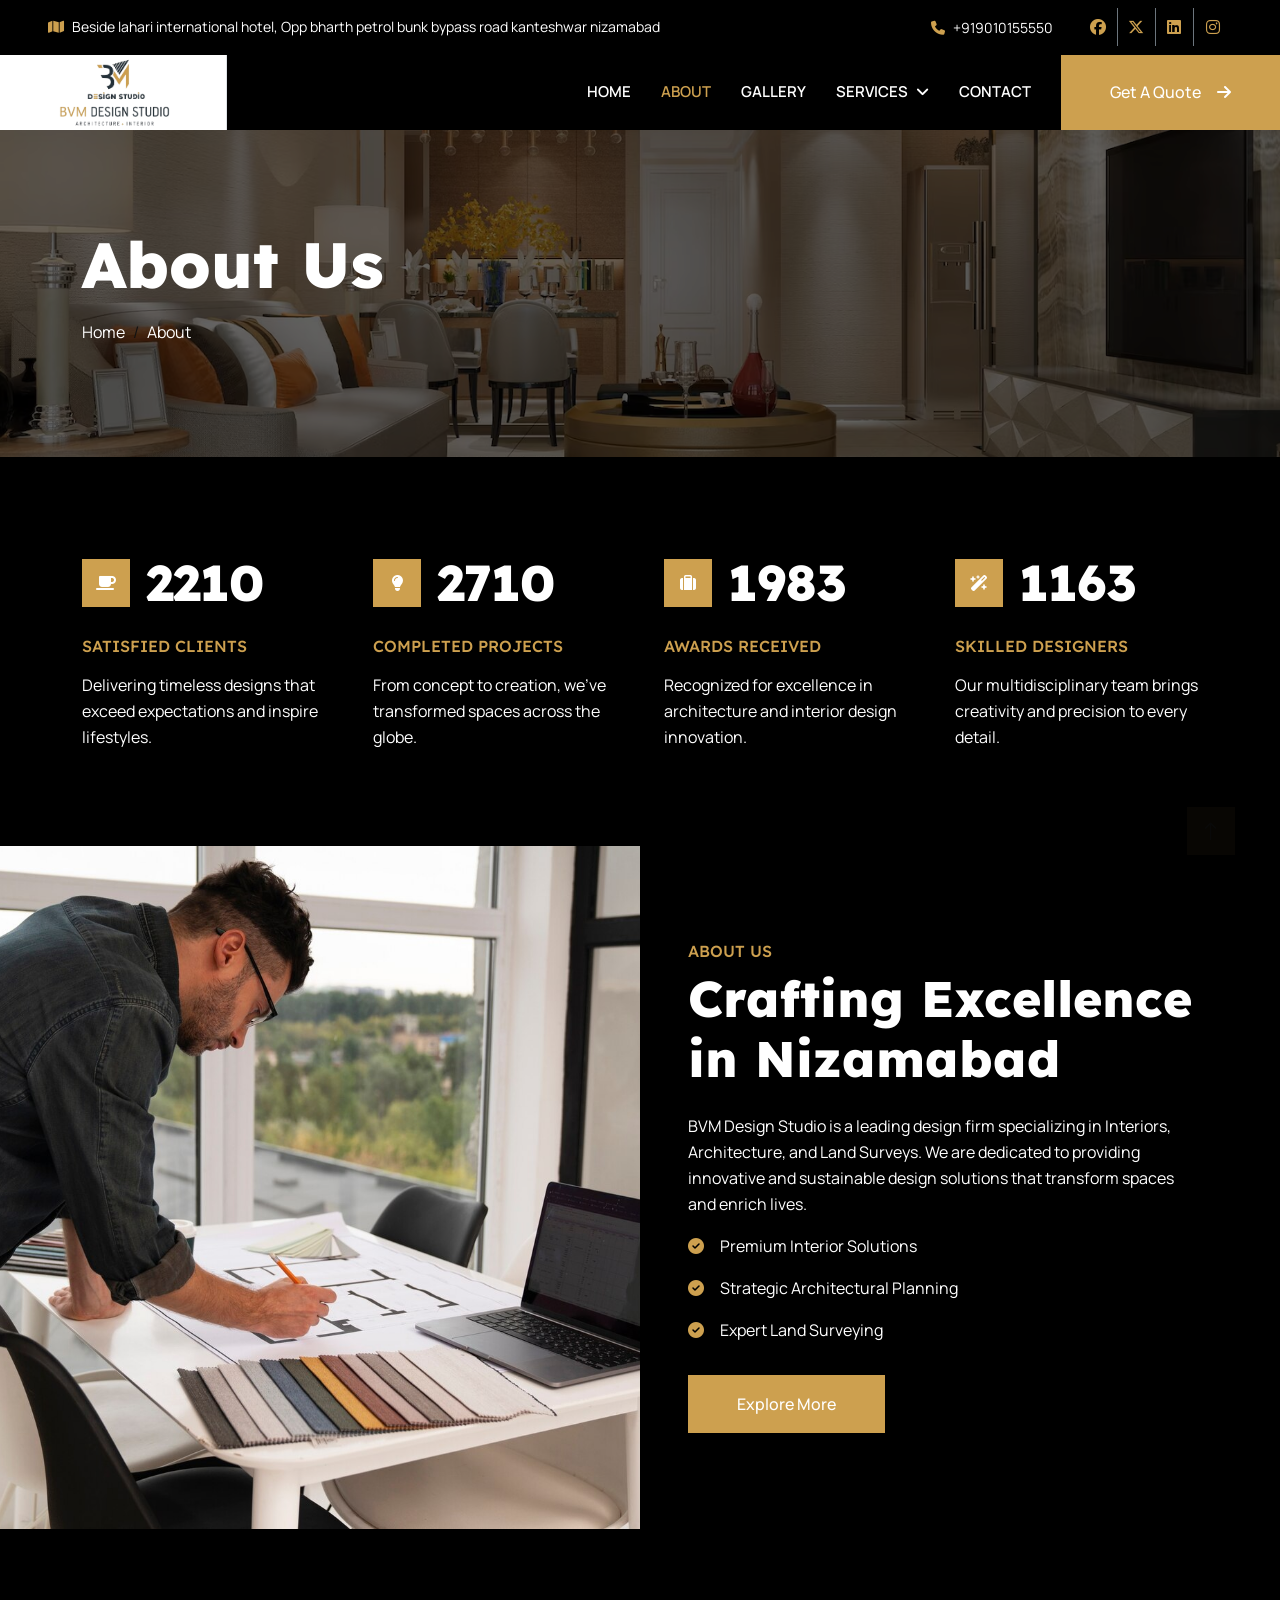
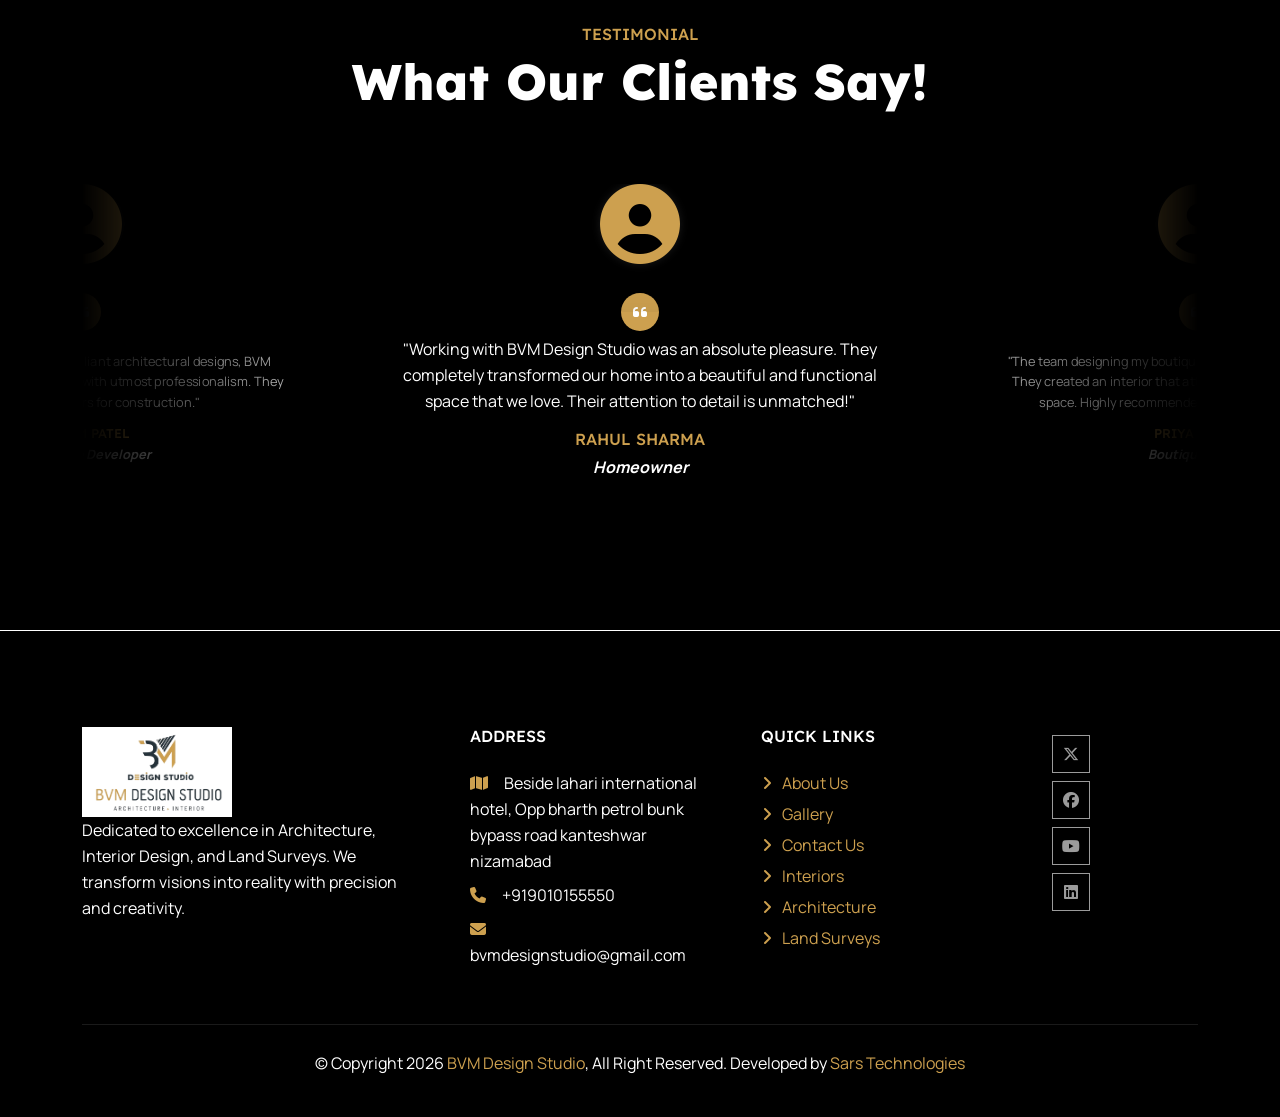
<file: about.html>
<!DOCTYPE html>
<html lang="en">

<head>
    <meta charset="utf-8">
    <title>About Us - BVM Design Studio</title>
    <meta content="width=device-width, initial-scale=1.0" name="viewport">

    <!-- Favicon -->
    <link href="assets/images/favicon.png" rel="shortcut icon">

    <!-- Icon Font Stylesheet -->
    <link href="assets/css/all.min.css" rel="stylesheet">
    <link href="assets/css/bootstrap-icons.css" rel="stylesheet">

    <!-- Libraries Stylesheet -->
    <link href="assets/lib/animate/animate.min.css" rel="stylesheet">
    <link href="assets/lib/owlcarousel/assets/owl.carousel.min.css" rel="stylesheet">
    <link href="assets/lib/lightbox/css/lightbox.min.css" rel="stylesheet">

    <!-- Customized Bootstrap Stylesheet -->
    <link href="assets/css/bootstrap.min.css" rel="stylesheet">

    <!-- Template Stylesheet -->
    <link href="assets/css/master.css" rel="stylesheet">
</head>

<body>
    <!-- Spinner Start -->
    <div id="spinner"
        class="show bg-black position-fixed translate-middle w-100 vh-100 top-50 start-50 d-flex align-items-center justify-content-center">
        <div class="spinner-border text-primary" style="width: 3rem; height: 3rem;" role="status">
            <span class="sr-only">Loading...</span>
        </div>
    </div>
    <!-- Spinner End -->


    <!-- Topbar Start -->
    <div class="container-fluid bg-dark p-0">
        <div class="row gx-0 d-none d-lg-flex">
            <div class="col-lg-7 px-5 text-start">
                <div class="h-100 d-inline-flex align-items-center me-4">
                    <small class="fa-solid fa-map text-primary me-2"></small>
                    <small class="text-white">Beside lahari international hotel, Opp bharth petrol bunk bypass road
                        kanteshwar nizamabad</small>
                </div>
                <div class="h-100 d-inline-flex align-items-center">
                    <small class="far fa-clock text-primary me-2"></small>
                    <small class="text-white">Mon - Fri : 09.00 AM - 09.00 PM</small>
                </div>
            </div>
            <div class="col-lg-5 px-5 text-end">
                <div class="h-100 d-inline-flex align-items-center me-4">
                    <small class="fa-solid fa-phone text-primary me-2"></small>
                    <small class="text-white">+919010155550</small>
                </div>
                <div class="h-100 d-inline-flex align-items-center mx-n2">
                    <a class="btn btn-square btn-link rounded-0 border-0 border-end border-secondary" href="#"><i
                            class="fa-brands fa-facebook"></i></a>
                    <a class="btn btn-square btn-link rounded-0 border-0 border-end border-secondary" href="#"><i
                            class="fa-brands fa-x-twitter"></i></a>
                    <a class="btn btn-square btn-link rounded-0 border-0 border-end border-secondary" href="#"><i
                            class="fa-brands fa-linkedin"></i></a>
                    <a class="btn btn-square btn-link rounded-0" href="#"><i class="fab fa-instagram"></i></a>
                </div>
            </div>
        </div>
    </div>
    <!-- Topbar End -->


    <!-- Navbar Start -->
    <nav class="navbar navbar-expand-lg bg-black navbar-dark sticky-top p-0">
        <a href="index.html" class="navbar-brand d-flex align-items-center border-end px-4 px-lg-5">
            <img src="assets/images/bvm.png" alt="Best Interior Designer in Nizamabad">
        </a>
        <button type="button" class="navbar-toggler me-4" data-bs-toggle="collapse" data-bs-target="#navbarCollapse">
            <span class="navbar-toggler-icon"></span>
        </button>
        <div class="collapse navbar-collapse" id="navbarCollapse">
            <div class="navbar-nav ms-auto p-4 p-lg-0">
                <a href="index.html" class="nav-item nav-link">Home</a>
                <a href="about.html" class="nav-item nav-link active">About</a>
                <a href="gallery.html" class="nav-item nav-link">Gallery</a>
                <div class="nav-item dropdown">
                    <a href="#" class="nav-link dropdown-toggle" data-bs-toggle="dropdown">Services</a>
                    <div class="dropdown-menu bg-dark m-0">
                        <div class="dropdown-submenu">
                            <a href="interiors.html" class="dropdown-item">Interiors <i
                                    class="fa fa-angle-right float-end mt-1"></i></a>
                            <div class="dropdown-menu bg-dark">
                                <a href="residential-interiors.html" class="dropdown-item">Residential</a>
                                <a href="commercial-interiors.html" class="dropdown-item">Commercial</a>
                            </div>
                        </div>
                        <a href="architecture.html" class="dropdown-item">Architecture</a>
                        <a href="land-surveys.html" class="dropdown-item">Land Surveys</a>
                    </div>
                </div>
                <a href="contact.html" class="nav-item nav-link">Contact</a>
            </div>
            <a href="contact.html" class="btn btn-primary rounded-0 py-4 px-lg-5 d-none d-lg-block">Get A Quote<i
                    class="fa fa-arrow-right ms-3"></i></a>
        </div>
    </nav>
    <!-- Navbar End -->


    <!-- Page Header Start -->
    <div class="container-fluid page-header py-5 mb-5"
        style="background:url('assets/images/back-layer.avif');background-size: cover;background-position: center;">
        <div class="container py-5 position-relative z-index-1">
            <h1 class="display-3 text-white mb-3 animated slideInDown">About Us</h1>
            <nav aria-label="breadcrumb animated slideInDown">
                <ol class="breadcrumb">
                    <li class="breadcrumb-item"><a class="text-white" href="index.html">Home</a></li>
                    <li class="breadcrumb-item text-white active" aria-current="page">About</li>
                </ol>
            </nav>
        </div>
    </div>
    <!-- Page Header End -->


    <!-- Feature Start -->
    <div class="container-xxl py-5">
        <div class="container">
            <div class="row g-5">
                <div class="col-md-6 col-lg-3 wow fadeIn" data-wow-delay="0.1s">
                    <div class="d-flex align-items-center mb-4">
                        <div class="btn-lg-square bg-primary me-3">
                            <i class="fa-solid fa-mug-saucer text-white"></i>
                        </div>
                        <h1 class="mb-0" data-toggle="counter-up">3453</h1>
                    </div>
                    <h5 class="mb-3">Satisfied Clients</h5>
                    <span>Delivering timeless designs that exceed expectations and inspire lifestyles.</span>
                </div>
                <div class="col-md-6 col-lg-3 wow fadeIn" data-wow-delay="0.3s">
                    <div class="d-flex align-items-center mb-4">
                        <div class="btn-lg-square bg-primary me-3">
                            <i class="fa-solid fa-lightbulb text-white"></i>
                        </div>
                        <h1 class="mb-0" data-toggle="counter-up">4234</h1>
                    </div>
                    <h5 class="mb-3">Completed Projects</h5>
                    <span>From concept to creation, we’ve transformed spaces across the globe.</span>
                </div>
                <div class="col-md-6 col-lg-3 wow fadeIn" data-wow-delay="0.5s">
                    <div class="d-flex align-items-center mb-4">
                        <div class="btn-lg-square bg-primary me-3">
                            <i class="fa-solid fa-suitcase text-white"></i>
                        </div>
                        <h1 class="mb-0" data-toggle="counter-up">3123</h1>
                    </div>
                    <h5 class="mb-3">Awards Received</h5>
                    <span>Recognized for excellence in architecture and interior design innovation.</span>
                </div>
                <div class="col-md-6 col-lg-3 wow fadeIn" data-wow-delay="0.7s">
                    <div class="d-flex align-items-center mb-4">
                        <div class="btn-lg-square bg-primary me-3">
                            <i class="fa-solid fa-wand-magic-sparkles text-white"></i>
                        </div>
                        <h1 class="mb-0" data-toggle="counter-up">1831</h1>
                    </div>
                    <h5 class="mb-3">Skilled Designers</h5>
                    <span>Our multidisciplinary team brings creativity and precision to every detail.</span>
                </div>
            </div>
        </div>
    </div>
    <!-- Feature Start -->


    <!-- About Start -->
    <div class="container-fluid bg-black overflow-hidden my-5 px-lg-0">
        <div class="container about px-lg-0">
            <div class="row g-0 mx-lg-0">
                <div class="col-lg-6 ps-lg-0 wow fadeIn" data-wow-delay="0.1s" style="min-height: 400px;">
                    <div class="position-relative h-100">
                        <!-- Freepik Link: https://www.freepik.com/free-photo/side-view-man-working-project_32299591.htm -->
                        <img class="position-absolute img-fluid w-100 h-100" src="assets/images/about.jpg"
                            style="object-fit: cover;" alt="BVM Design Studio Office">
                    </div>
                </div>
                <div class="col-lg-6 about-text py-5 wow fadeIn" data-wow-delay="0.5s">
                    <div class="p-lg-5 pe-lg-0">
                        <h6 class="text-primary text-uppercase">About Us</h6>
                        <h1 class="mb-4">Crafting Excellence in Nizamabad</h1>
                        <p>BVM Design Studio is a leading design firm specializing in Interiors, Architecture, and Land
                            Surveys. We are dedicated to providing innovative and sustainable design solutions that
                            transform spaces and enrich lives.</p>
                        <p><i class="fa fa-check-circle text-primary me-3"></i>Premium Interior Solutions</p>
                        <p><i class="fa fa-check-circle text-primary me-3"></i>Strategic Architectural Planning</p>
                        <p><i class="fa fa-check-circle text-primary me-3"></i>Expert Land Surveying</p>
                        <a href="about.html" class="btn btn-primary rounded-pill py-3 px-5 mt-3">Explore More</a>
                    </div>
                </div>
            </div>
        </div>
    </div>
    <!-- About End -->





    <!-- Testimonial Start -->
    <div class="container-xxl py-5">
        <div class="container">
            <div class="row justify-content-center">
                <div class="text-center col-12 mx-auto mb-5 wow fadeInUp" data-wow-delay="0.1s">
                    <h6 class="text-primary text-uppercase">Testimonial</h6>
                    <h1 class="mb-4">What Our Clients Say!</h1>
                </div>
            </div>
            <div class="owl-carousel testimonial-carousel wow fadeInUp" data-wow-delay="0.1s">
                <div class="testimonial-item text-center">
                    <div class="testimonial-img position-relative">
                        <i class="fa fa-user-circle fa-5x text-primary bg-black rounded-circle mb-5"
                            style="box-shadow: 0 0 10px rgba(255,255,255,0.1);"></i>
                        <div class="btn-square bg-primary rounded-circle">
                            <i class="fa fa-quote-left text-white"></i>
                        </div>
                    </div>
                    <div class="testimonial-text text-center rounded p-4">
                        <p>"Working with BVM Design Studio was an absolute pleasure. They completely transformed our
                            home into a beautiful and functional space that we love. Their attention to detail is
                            unmatched!"</p>
                        <h5 class="mb-1">Rahul Sharma</h5>
                        <span class="fst-italic fw-bold">Homeowner</span>
                    </div>
                </div>
                <div class="testimonial-item text-center">
                    <div class="testimonial-img position-relative">
                        <i class="fa fa-user-circle fa-5x text-primary bg-black rounded-circle mb-5"
                            style="box-shadow: 0 0 10px rgba(255,255,255,0.1);"></i>
                        <div class="btn-square bg-primary rounded-circle">
                            <i class="fa fa-quote-left text-white"></i>
                        </div>
                    </div>
                    <div class="testimonial-text text-center rounded p-4">
                        <p>"The team designing my boutique understood my vision perfectly. They created an interior that
                            attracts customers and maximizes space. Highly recommended for commercial interiors!"</p>
                        <h5 class="mb-1">Priya Reddy</h5>
                        <span class="fst-italic fw-bold">Boutique Owner</span>
                    </div>
                </div>
                <div class="testimonial-item text-center">
                    <div class="testimonial-img position-relative">
                        <i class="fa fa-user-circle fa-5x text-primary bg-black rounded-circle mb-5"
                            style="box-shadow: 0 0 10px rgba(255,255,255,0.1);"></i>
                        <div class="btn-square bg-primary rounded-circle">
                            <i class="fa fa-quote-left text-white"></i>
                        </div>
                    </div>
                    <div class="testimonial-text text-center rounded p-4">
                        <p>"From prompt land surveys to brilliant architectural designs, BVM Design Studio handled our
                            project with utmost professionalism. They are our go-to partners for construction."</p>
                        <h5 class="mb-1">Vikram Patel</h5>
                        <span class="fst-italic fw-bold">Real Estate Developer</span>
                    </div>
                </div>
            </div>
        </div>
    </div>
    <!-- Testimonial End -->


    <!-- Footer Start -->
    <div class="container-fluid bg-dark text-body footer mt-5 pt-5 wow fadeIn" data-wow-delay="0.1s">
        <div class="container py-5">
            <div class="row g-5">
                <div class="col-lg-4 col-md-6">
                    <img src="assets/images/bvm.png" class="footer-img" alt="Best Interior Designer in Nizamabad">
                    <p class="text-white mb-4">Dedicated to excellence in Architecture, Interior Design, and Land
                        Surveys. We transform visions into reality with precision and creativity.</p>

                </div>
                <div class="col-lg-3 col-md-6">
                    <h5 class="text-white mb-4">Address</h5>
                    <p class="mb-2 text-white"><i class="fa-solid fa-map me-3 text-primary"></i>Beside lahari
                        international hotel, Opp bharth petrol bunk bypass road kanteshwar nizamabad</p>
                    <p class="mb-2 text-white"><i class="fa-solid fa-phone me-3 text-primary"></i>+919010155550</p>
                    <p class="mb-2 text-white"><i
                            class="fa-solid fa-envelope me-3 text-primary"></i>bvmdesignstudio@gmail.com</p>
                </div>
                <div class="col-lg-3 col-md-6">
                    <h5 class="text-white mb-4">Quick Links</h5>
                    <a class="btn btn-link" href="about.html">About Us</a>
                    <a class="btn btn-link" href="gallery.html">Gallery</a>
                    <a class="btn btn-link" href="contact.html">Contact Us</a>
                    <a class="btn btn-link" href="interiors.html">Interiors</a>
                    <a class="btn btn-link" href="architecture.html">Architecture</a>
                    <a class="btn btn-link" href="land-surveys.html">Land Surveys</a>
                </div>
                <div class="col-lg-2">


                    <div class="d-flex flex-column gap-2 pt-2">
                        <a class="btn btn-square btn-outline-light btn-social" href="#"><i
                                class="fa-brands fa-x-twitter"></i></a>
                        <a class="btn btn-square btn-outline-light btn-social" href="#"><i
                                class="fa-brands fa-facebook"></i></a>
                        <a class="btn btn-square btn-outline-light btn-social" href="#"><i
                                class="fa-brands fa-youtube"></i></a>
                        <a class="btn btn-square btn-outline-light btn-social" href="#"><i
                                class="fa-brands fa-linkedin"></i></a>
                    </div>
                </div>
            </div>
        </div>
        <div class="container">
            <div class="copyright">
                <div class="row">
                    <div class="col-md-12 text-center mb-3 mb-md-0">
                        <p class="text-white">© Copyright 2026 <a href="#">BVM Design Studio</a>, All Right Reserved.
                            Developed by <a href="https://sarstechno.com" target="_blank">Sars Technologies</a>
                        </p>
                    </div>
                </div>
            </div>
        </div>
    </div>
    <!-- Footer End -->


    <!-- Back to Top -->
    <a href="#" class="btn btn-lg btn-primary btn-lg-square rounded-circle back-to-top"><i
            class="bi bi-arrow-up"></i></a>


    <!-- JavaScript Libraries -->
    <script src="assets/js/jquery.min.js"></script>
    <script src="assets/js/bootstrap.min.js"></script>
    <script src="assets/lib/wow/wow.min.js"></script>
    <script src="assets/lib/easing/easing.min.js"></script>
    <script src="assets/lib/waypoints/waypoints.min.js"></script>
    <script src="assets/lib/counterup/counterup.min.js"></script>
    <script src="assets/lib/owlcarousel/owl.carousel.min.js"></script>
    <script src="assets/lib/isotope/isotope.pkgd.min.js"></script>
    <script src="assets/lib/lightbox/js/lightbox.min.js"></script>

    <!-- Template Javascript -->
    <script src="assets/js/master.js"></script>
</body>

</html>
</file>
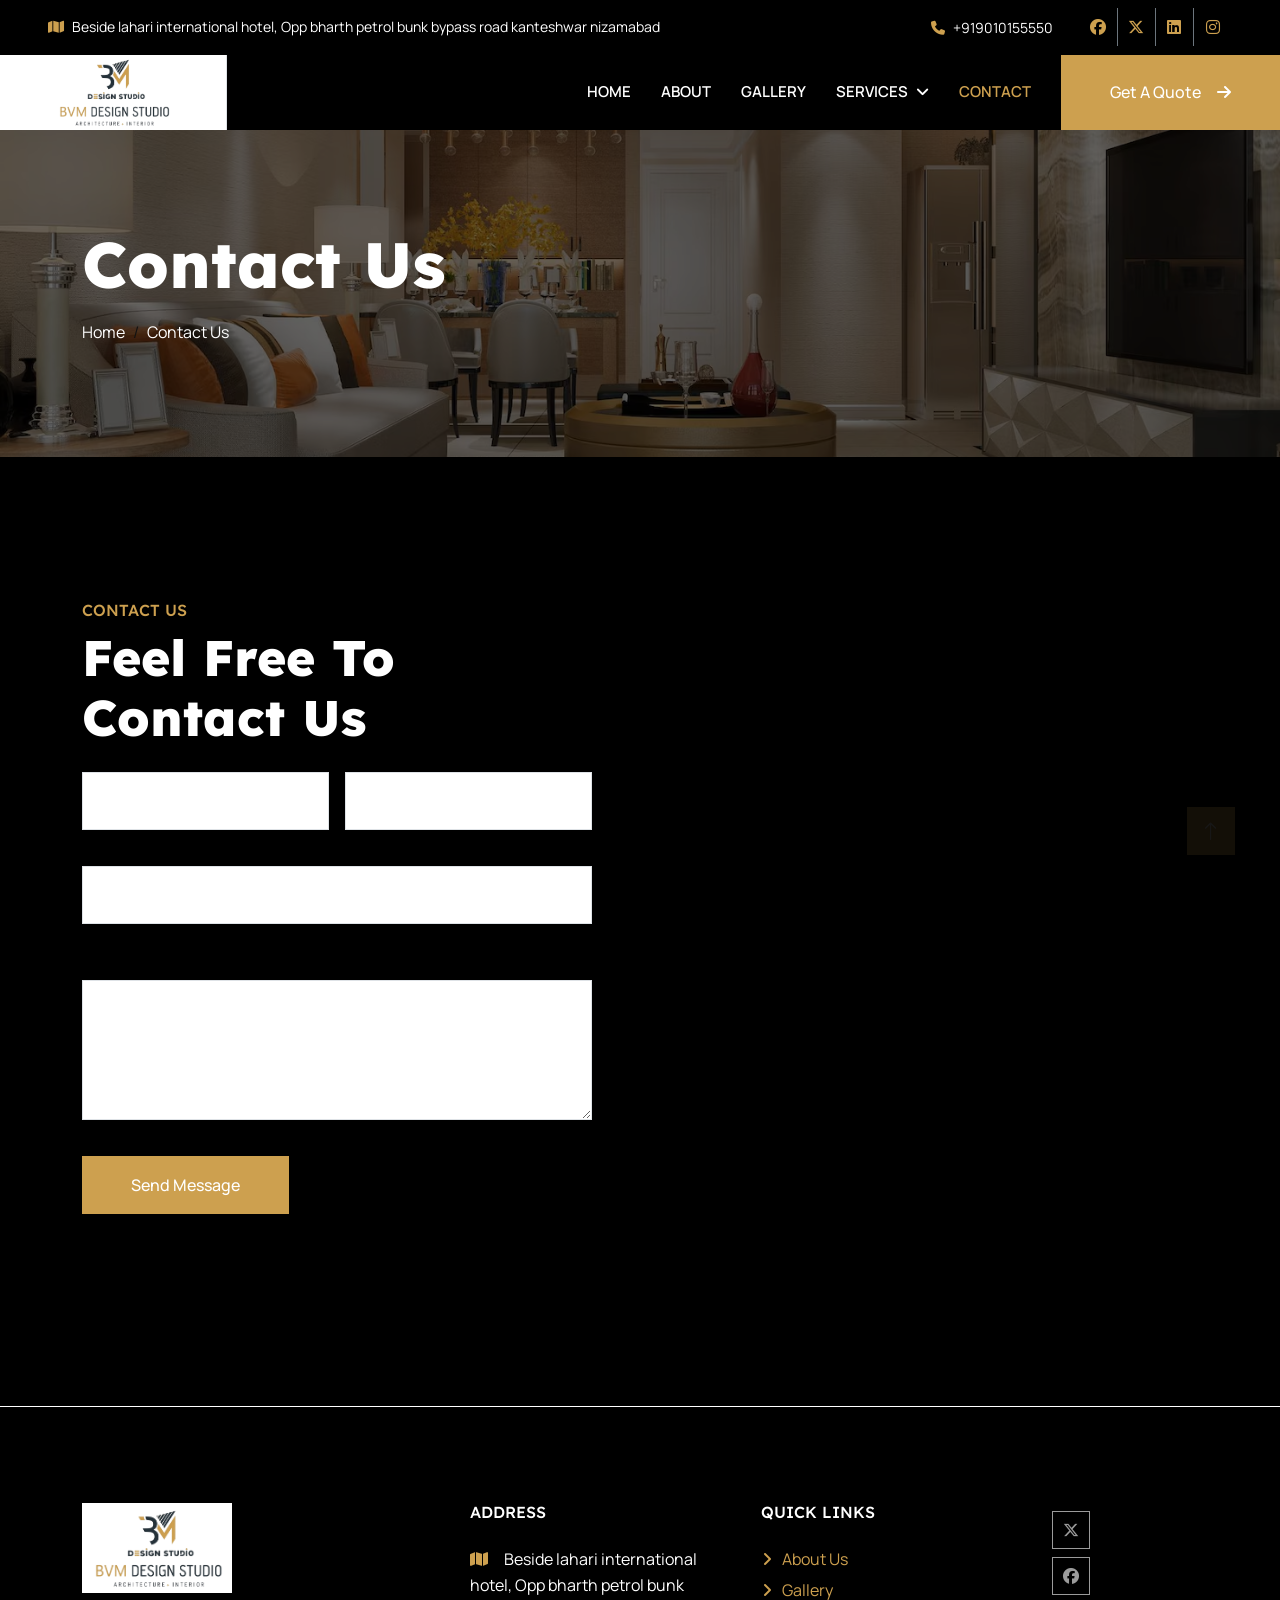
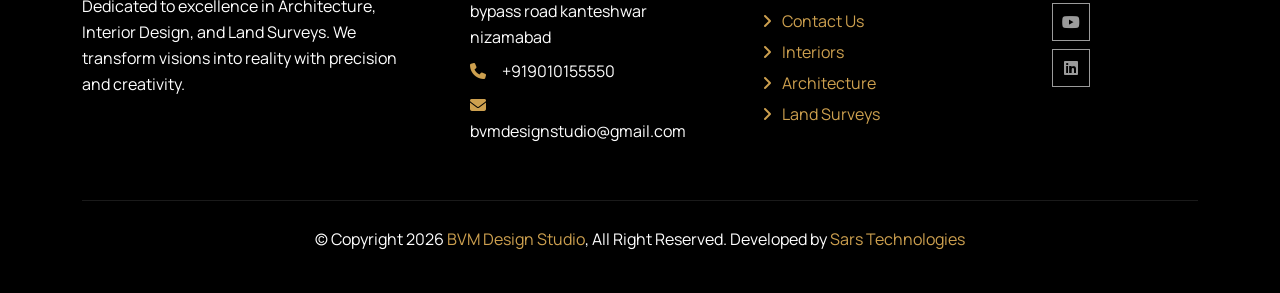
<file: contact.html>
<!DOCTYPE html>
<html lang="en">

<head>
    <meta charset="utf-8">
    <title>Contact Us - BVM Design Studio</title>
    <meta content="width=device-width, initial-scale=1.0" name="viewport">

    <!-- Favicon -->
    <link href="assets/images/favicon.png" rel="shortcut icon">

    <!-- Icon Font Stylesheet -->
    <link href="assets/css/all.min.css" rel="stylesheet">
    <link href="assets/css/bootstrap-icons.css" rel="stylesheet">

    <!-- Libraries Stylesheet -->
    <link href="assets/lib/animate/animate.min.css" rel="stylesheet">
    <link href="assets/lib/owlcarousel/assets/owl.carousel.min.css" rel="stylesheet">
    <link href="assets/lib/lightbox/css/lightbox.min.css" rel="stylesheet">

    <!-- Customized Bootstrap Stylesheet -->
    <link href="assets/css/bootstrap.min.css" rel="stylesheet">

    <!-- Template Stylesheet -->
    <link href="assets/css/master.css" rel="stylesheet">
</head>

<body>
    <!-- Spinner Start -->
    <div id="spinner"
        class="show bg-black position-fixed translate-middle w-100 vh-100 top-50 start-50 d-flex align-items-center justify-content-center">
        <div class="spinner-border text-primary" style="width: 3rem; height: 3rem;" role="status">
            <span class="sr-only">Loading...</span>
        </div>
    </div>
    <!-- Spinner End -->


    <!-- Topbar Start -->
    <div class="container-fluid bg-dark p-0">
        <div class="row gx-0 d-none d-lg-flex">
            <div class="col-lg-7 px-5 text-start">
                <div class="h-100 d-inline-flex align-items-center me-4">
                    <small class="fa-solid fa-map text-primary me-2"></small>
                    <small class="text-white">Beside lahari international hotel, Opp bharth petrol bunk bypass road
                        kanteshwar nizamabad</small>
                </div>
                <div class="h-100 d-inline-flex align-items-center">
                    <small class="far fa-clock text-primary me-2"></small>
                    <small class="text-white">Mon - Fri : 09.00 AM - 09.00 PM</small>
                </div>
            </div>
            <div class="col-lg-5 px-5 text-end">
                <div class="h-100 d-inline-flex align-items-center me-4">
                    <small class="fa-solid fa-phone text-primary me-2"></small>
                    <small class="text-white">+919010155550</small>
                </div>
                <div class="h-100 d-inline-flex align-items-center mx-n2">
                    <a class="btn btn-square btn-link rounded-0 border-0 border-end border-secondary" href="#"><i
                            class="fa-brands fa-facebook"></i></a>
                    <a class="btn btn-square btn-link rounded-0 border-0 border-end border-secondary" href="#"><i
                            class="fa-brands fa-x-twitter"></i></a>
                    <a class="btn btn-square btn-link rounded-0 border-0 border-end border-secondary" href="#"><i
                            class="fa-brands fa-linkedin"></i></a>
                    <a class="btn btn-square btn-link rounded-0" href="#"><i class="fab fa-instagram"></i></a>
                </div>
            </div>
        </div>
    </div>
    <!-- Topbar End -->


    <!-- Navbar Start -->
    <nav class="navbar navbar-expand-lg bg-black navbar-dark sticky-top p-0">
        <a href="index.html" class="navbar-brand d-flex align-items-center border-end px-4 px-lg-5">
            <img src="assets/images/bvm.png" alt="Best Interior Designer in Nizamabad">
        </a>
        <button type="button" class="navbar-toggler me-4" data-bs-toggle="collapse" data-bs-target="#navbarCollapse">
            <span class="navbar-toggler-icon"></span>
        </button>
        <div class="collapse navbar-collapse" id="navbarCollapse">
            <div class="navbar-nav ms-auto p-4 p-lg-0">
                <a href="index.html" class="nav-item nav-link">Home</a>
                <a href="about.html" class="nav-item nav-link">About</a>
                <a href="gallery.html" class="nav-item nav-link">Gallery</a>
                <div class="nav-item dropdown">
                    <a href="#" class="nav-link dropdown-toggle" data-bs-toggle="dropdown">Services</a>
                    <div class="dropdown-menu bg-dark m-0">
                        <div class="dropdown-submenu">
                            <a href="interiors.html" class="dropdown-item">Interiors <i
                                    class="fa fa-angle-right float-end mt-1"></i></a>
                            <div class="dropdown-menu bg-dark">
                                <a href="residential-interiors.html" class="dropdown-item">Residential</a>
                                <a href="commercial-interiors.html" class="dropdown-item">Commercial</a>
                            </div>
                        </div>
                        <a href="architecture.html" class="dropdown-item">Architecture</a>
                        <a href="land-surveys.html" class="dropdown-item">Land Surveys</a>
                    </div>
                </div>
                <a href="contact.html" class="nav-item nav-link active">Contact</a>
            </div>
            <a href="contact.html" class="btn btn-primary rounded-0 py-4 px-lg-5 d-none d-lg-block">Get A Quote<i
                    class="fa fa-arrow-right ms-3"></i></a>
        </div>
    </nav>
    <!-- Navbar End -->


    <!-- Page Header Start -->
    <div class="container-fluid page-header py-5"
        style="background:url('assets/images/back-layer.avif');background-size: cover;background-position: center;">
        <div class="container py-5 position-relative z-index-1">
            <h1 class="display-3 text-white mb-3 animated slideInDown">Contact Us</h1>
            <nav aria-label="breadcrumb animated slideInDown">
                <ol class="breadcrumb">
                    <li class="breadcrumb-item"><a class="text-white" href="index.html">Home</a></li>
                    <li class="breadcrumb-item text-white active" aria-current="page">Contact Us</li>
                </ol>
            </nav>
        </div>
    </div>
    <!-- Page Header End -->

    <!-- Contact Start -->
    <div class="container-fluid bg-black overflow-hidden my-5 px-lg-0">
        <div class="container contact px-lg-0">
            <div class="row g-0 mx-lg-0">
                <div class="col-lg-6 contact-text py-5 wow fadeIn" data-wow-delay="0.5s">
                    <div class="p-lg-5 ps-lg-0">
                        <h6 class="text-primary text-uppercase">Contact Us</h6>
                        <h1 class="mb-4">Feel Free To Contact Us</h1>
                        <form name="contact-form" id="contact-form" action="php/contact-form.php" method="POST">
                            <div class="row g-3">
                                <div class="col-md-6">
                                    <div class="form-floating">
                                        <input type="text" class="form-control" id="name" name="name" placeholder="Name"
                                            required="required" data-error="Your Name is Required">
                                        <label for="name">Your Name</label>
                                        <div class="help-block with-errors mt-20"></div>
                                    </div>
                                </div>
                                <div class="col-md-6">
                                    <div class="form-floating">
                                        <input type="email" class="form-control" id="email" name="email"
                                            placeholder="E-Mail" required="required"
                                            data-error="Please Enter Valid Email">
                                        <label for="email">Your Email</label>
                                        <div class="help-block with-errors mt-20"></div>
                                    </div>
                                </div>
                                <div class="col-12">
                                    <div class="form-floating">
                                        <input type="text" class="form-control" id="subject" placeholder="Subject">
                                        <label for="subject">Subject</label>
                                        <div class="help-block with-errors mt-20"></div>
                                    </div>
                                </div>
                                <div class="col-12">
                                    <div class="form-floating">
                                        <textarea class="form-control mt-20" rows="4" name="message" id="message"
                                            placeholder="Message" required
                                            data-error="Please, Leave us a message"></textarea>
                                        <label for="message">Message</label>
                                        <div class="help-block with-errors mt-20"></div>
                                    </div>
                                </div>
                                <div class="col-12">
                                    <button class="btn btn-primary rounded-pill py-3 px-5" type="submit"
                                        name="submit">Send Message</button>
                                </div>
                                <div class="messages mt-5 text-center"></div>
                            </div>
                        </form>
                    </div>
                </div>
                <div class="col-lg-6 pe-lg-0 min-height-400">
                    <div class="position-relative h-100">
                        <iframe class="responsive-map position-absolute w-100 h-100 object-fit"
                            src="https://www.google.com/maps/embed?pb=!1m18!1m12!1m3!1d120947.93730406587!2d78.00483689577722!3d18.680904299321018!2m3!1f0!2f0!3f0!3m2!1i1024!2i768!4f13.1!3m3!1m2!1s0x3bcddb27a9a89045%3A0x9f38c4351a15bbf2!2sNizamabad%2C%20Telangana!5e0!3m2!1sen!2sin!4v1774982433911!5m2!1sen!2sin"
                            allowfullscreen loading="lazy" referrerpolicy="no-referrer-when-downgrade"></iframe>
                    </div>
                </div>
            </div>
        </div>
    </div>
    <!-- Contact End -->


    <!-- Footer Start -->
    <div class="container-fluid bg-dark text-body footer mt-5 pt-5 wow fadeIn" data-wow-delay="0.1s">
        <div class="container py-5">
            <div class="row g-5">
                <div class="col-lg-4 col-md-6">
                    <img src="assets/images/bvm.png" class="footer-img" alt="Best Interior Designer in Nizamabad">
                    <p class="text-white mb-4">Dedicated to excellence in Architecture, Interior Design, and Land
                        Surveys. We transform visions into reality with precision and creativity.</p>

                </div>
                <div class="col-lg-3 col-md-6">
                    <h5 class="text-white mb-4">Address</h5>
                    <p class="mb-2 text-white"><i class="fa-solid fa-map me-3 text-primary"></i>Beside lahari
                        international hotel, Opp bharth petrol bunk bypass road kanteshwar nizamabad</p>
                    <p class="mb-2 text-white"><i class="fa-solid fa-phone me-3 text-primary"></i>+919010155550</p>
                    <p class="mb-2 text-white"><i
                            class="fa-solid fa-envelope me-3 text-primary"></i>bvmdesignstudio@gmail.com</p>
                </div>
                <div class="col-lg-3 col-md-6">
                    <h5 class="text-white mb-4">Quick Links</h5>
                    <a class="btn btn-link" href="about.html">About Us</a>
                    <a class="btn btn-link" href="gallery.html">Gallery</a>
                    <a class="btn btn-link" href="contact.html">Contact Us</a>
                    <a class="btn btn-link" href="interiors.html">Interiors</a>
                    <a class="btn btn-link" href="architecture.html">Architecture</a>
                    <a class="btn btn-link" href="land-surveys.html">Land Surveys</a>
                </div>
                <div class="col-lg-2">


                    <div class="d-flex flex-column gap-2 pt-2">
                        <a class="btn btn-square btn-outline-light btn-social" href="#"><i
                                class="fa-brands fa-x-twitter"></i></a>
                        <a class="btn btn-square btn-outline-light btn-social" href="#"><i
                                class="fa-brands fa-facebook"></i></a>
                        <a class="btn btn-square btn-outline-light btn-social" href="#"><i
                                class="fa-brands fa-youtube"></i></a>
                        <a class="btn btn-square btn-outline-light btn-social" href="#"><i
                                class="fa-brands fa-linkedin"></i></a>
                    </div>
                </div>
            </div>
        </div>
        <div class="container">
            <div class="copyright">
                <div class="row">
                    <div class="col-md-12 text-center mb-3 mb-md-0">
                        <p class="text-white">© Copyright 2026 <a href="#">BVM Design Studio</a>, All Right Reserved.
                            Developed by <a href="https://sarstechno.com" target="_blank">Sars Technologies</a>
                        </p>
                    </div>
                </div>
            </div>
        </div>
    </div>
    <!-- Footer End -->


    <!-- Back to Top -->
    <a href="#" class="btn btn-lg btn-primary btn-lg-square rounded-circle back-to-top"><i
            class="bi bi-arrow-up"></i></a>


    <!-- JavaScript Libraries -->
    <script src="assets/js/jquery.min.js"></script>
    <script src="assets/js/bootstrap.min.js"></script>
    <script src="assets/js/validator.js"></script>
    <script src="assets/lib/wow/wow.min.js"></script>
    <script src="assets/lib/easing/easing.min.js"></script>
    <script src="assets/lib/waypoints/waypoints.min.js"></script>
    <script src="assets/lib/counterup/counterup.min.js"></script>
    <script src="assets/lib/owlcarousel/owl.carousel.min.js"></script>
    <script src="assets/lib/isotope/isotope.pkgd.min.js"></script>
    <script src="assets/lib/lightbox/js/lightbox.min.js"></script>

    <!-- Template Javascript -->
    <script src="assets/js/master.js"></script>
</body>

</html>
</file>
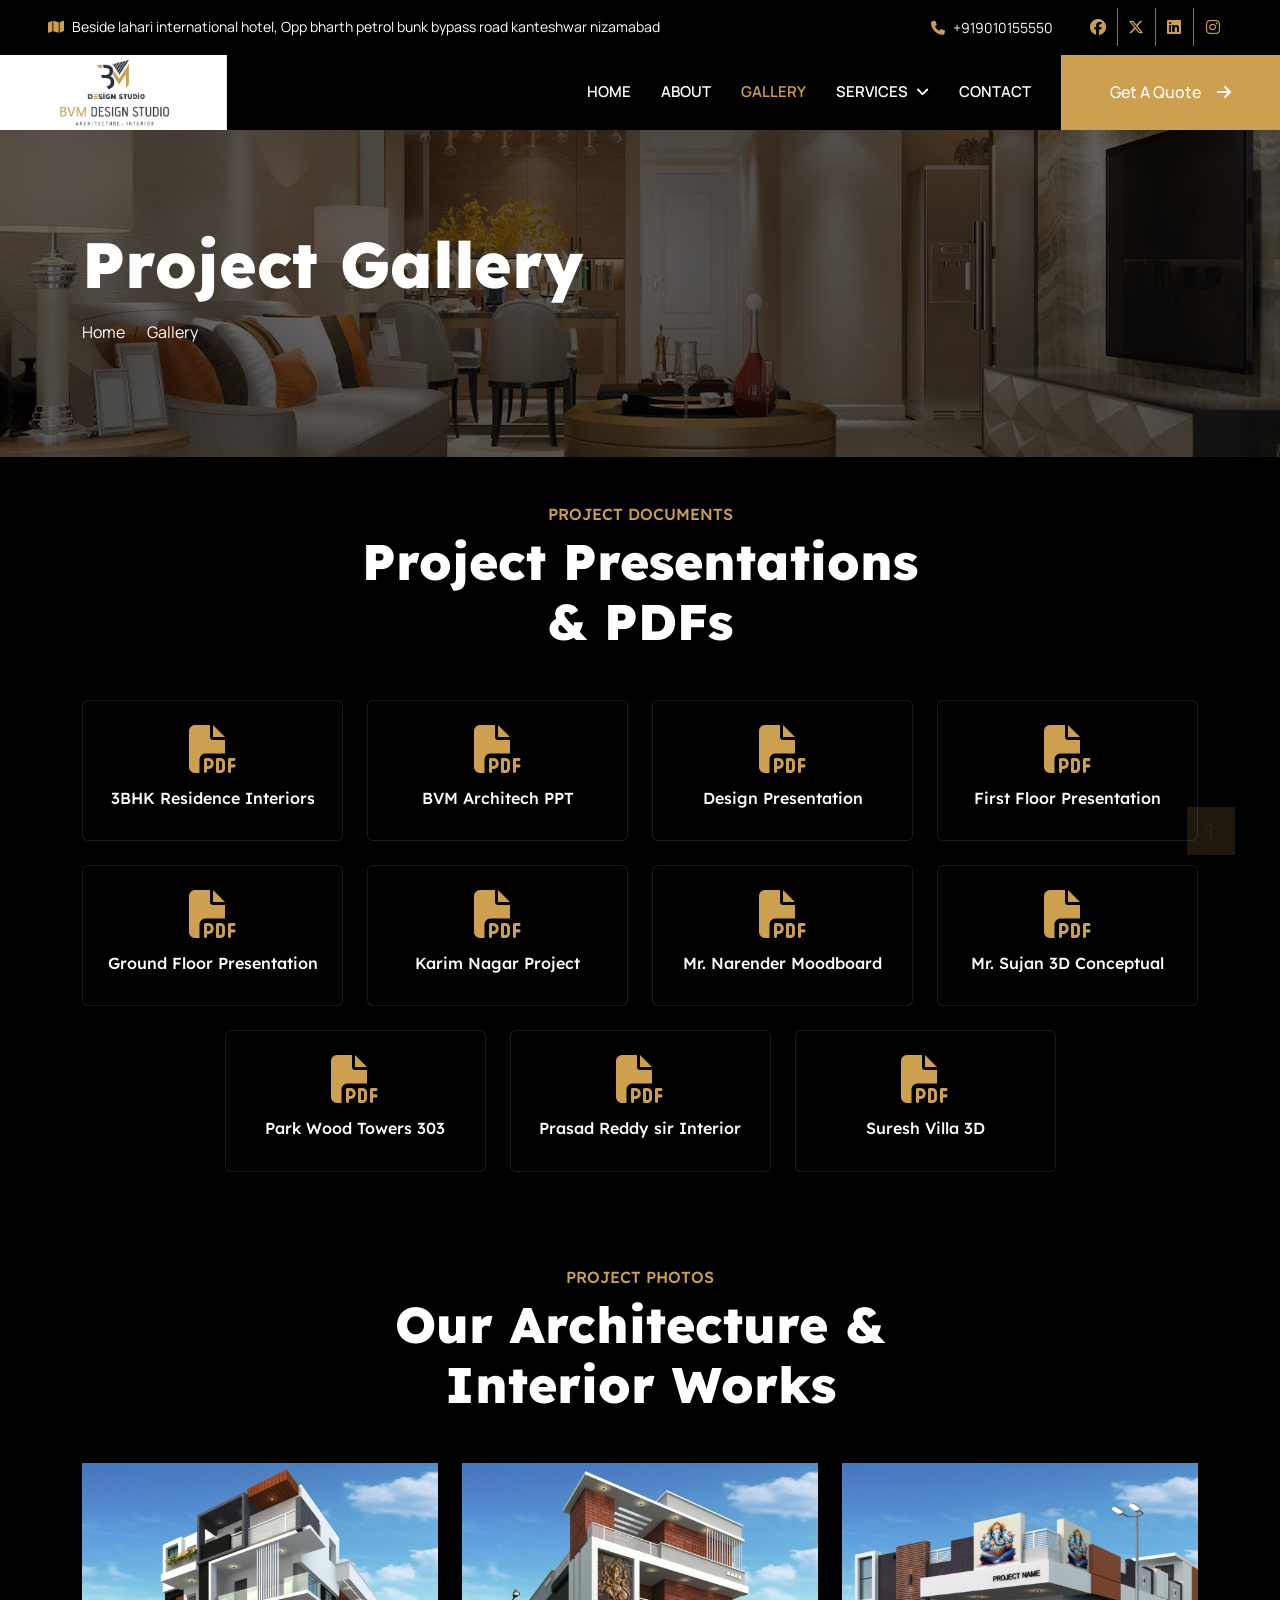
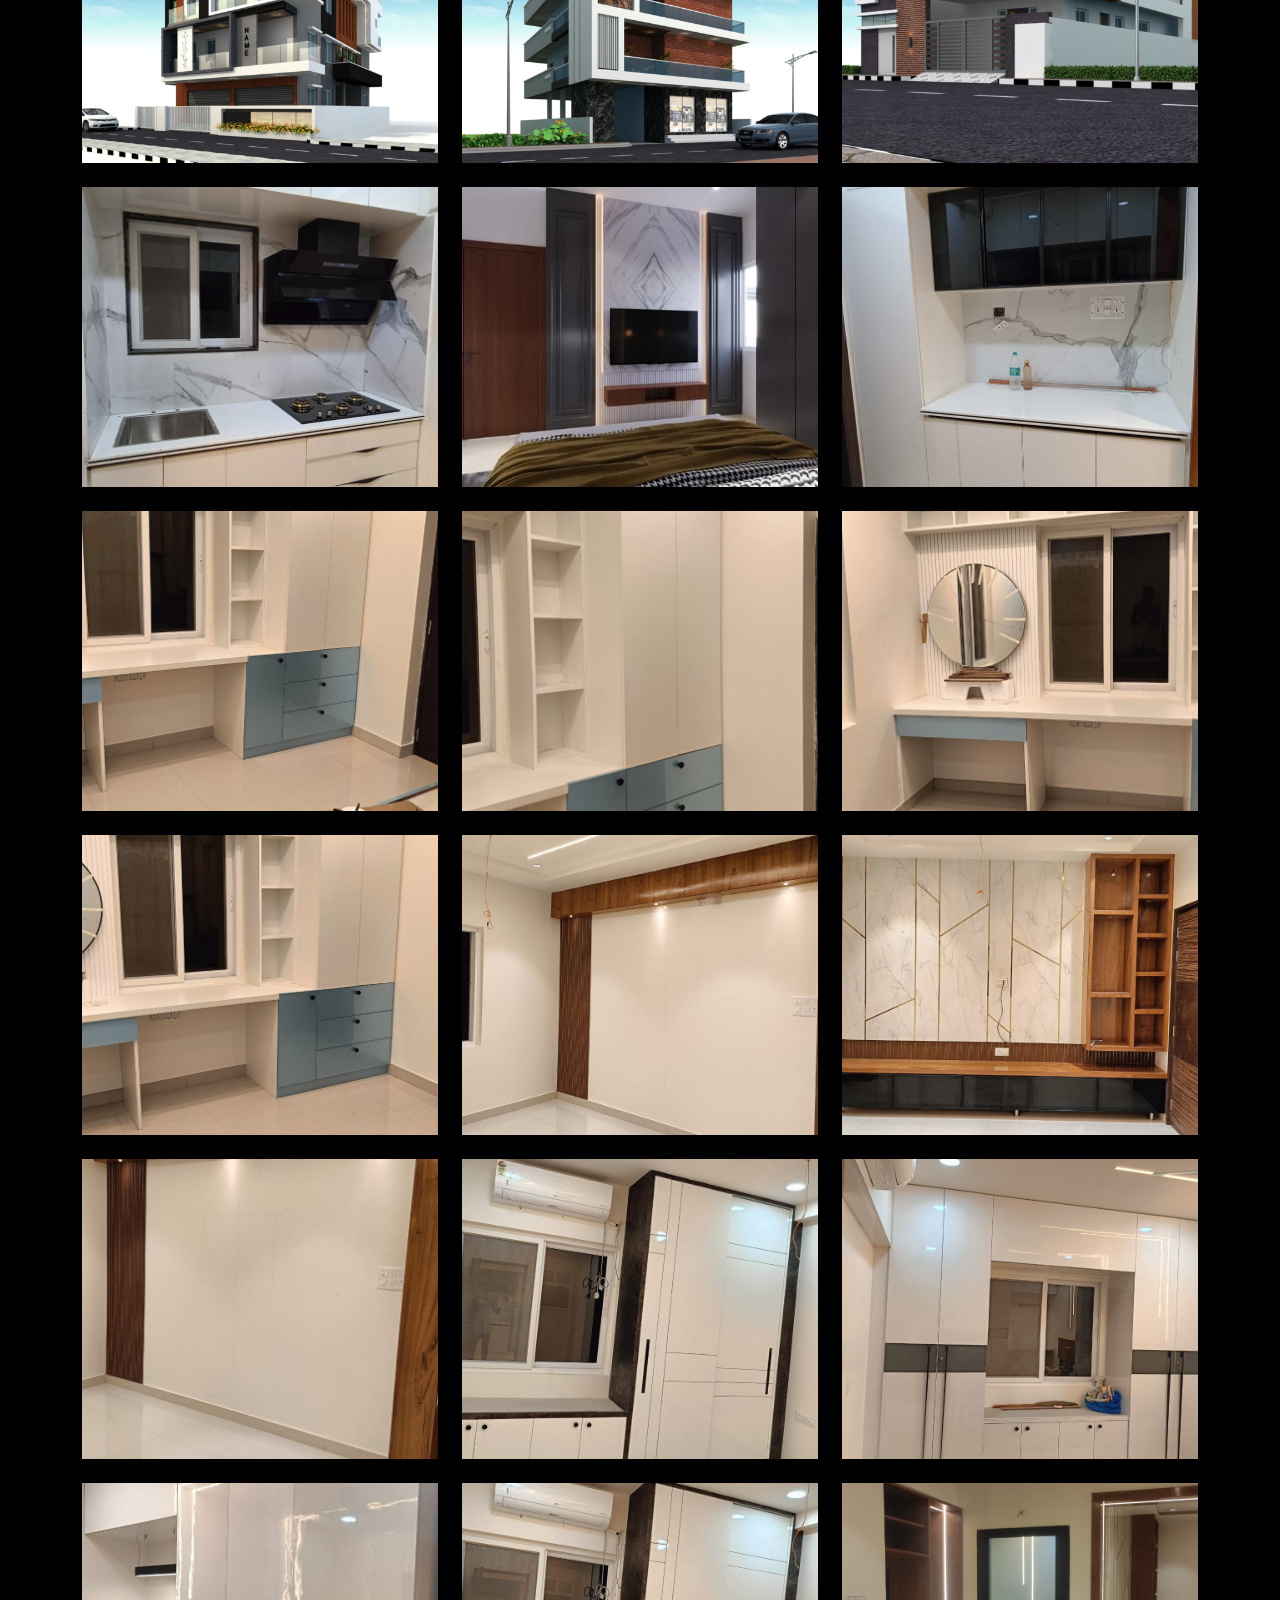
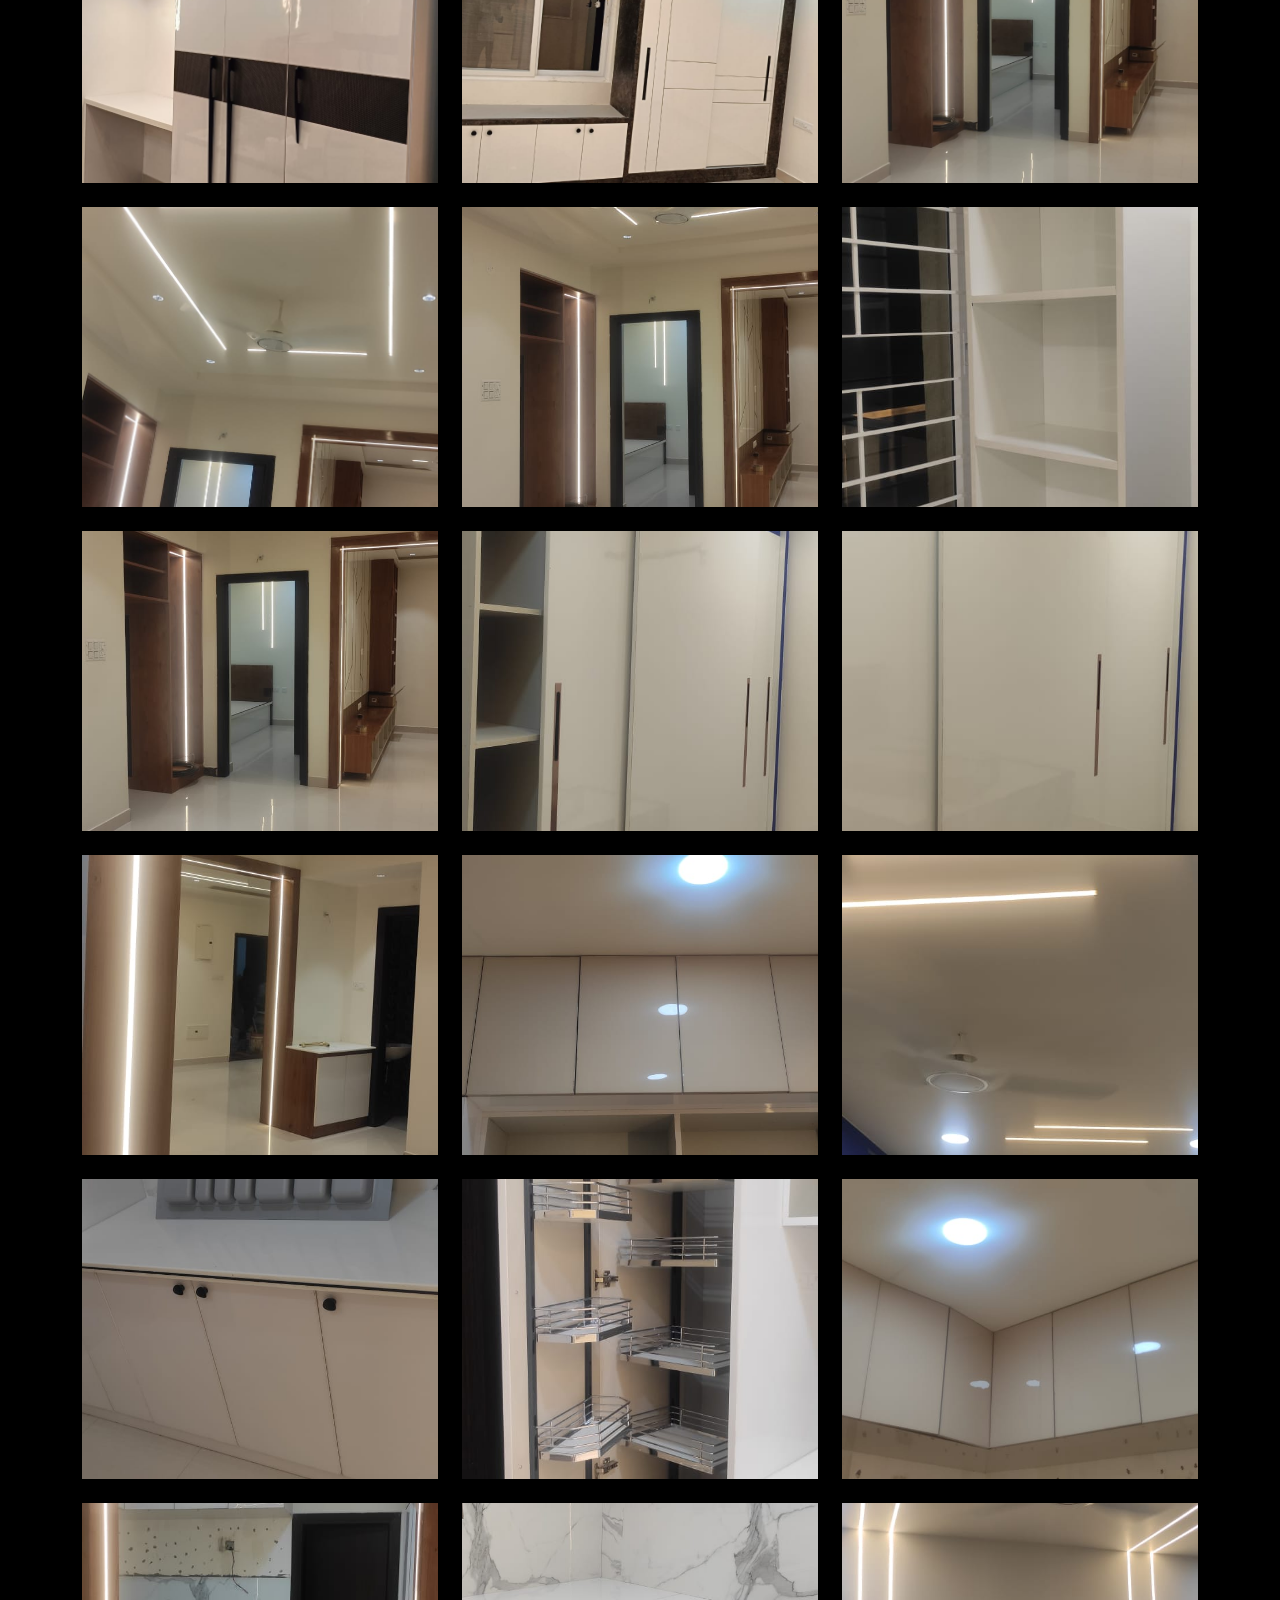
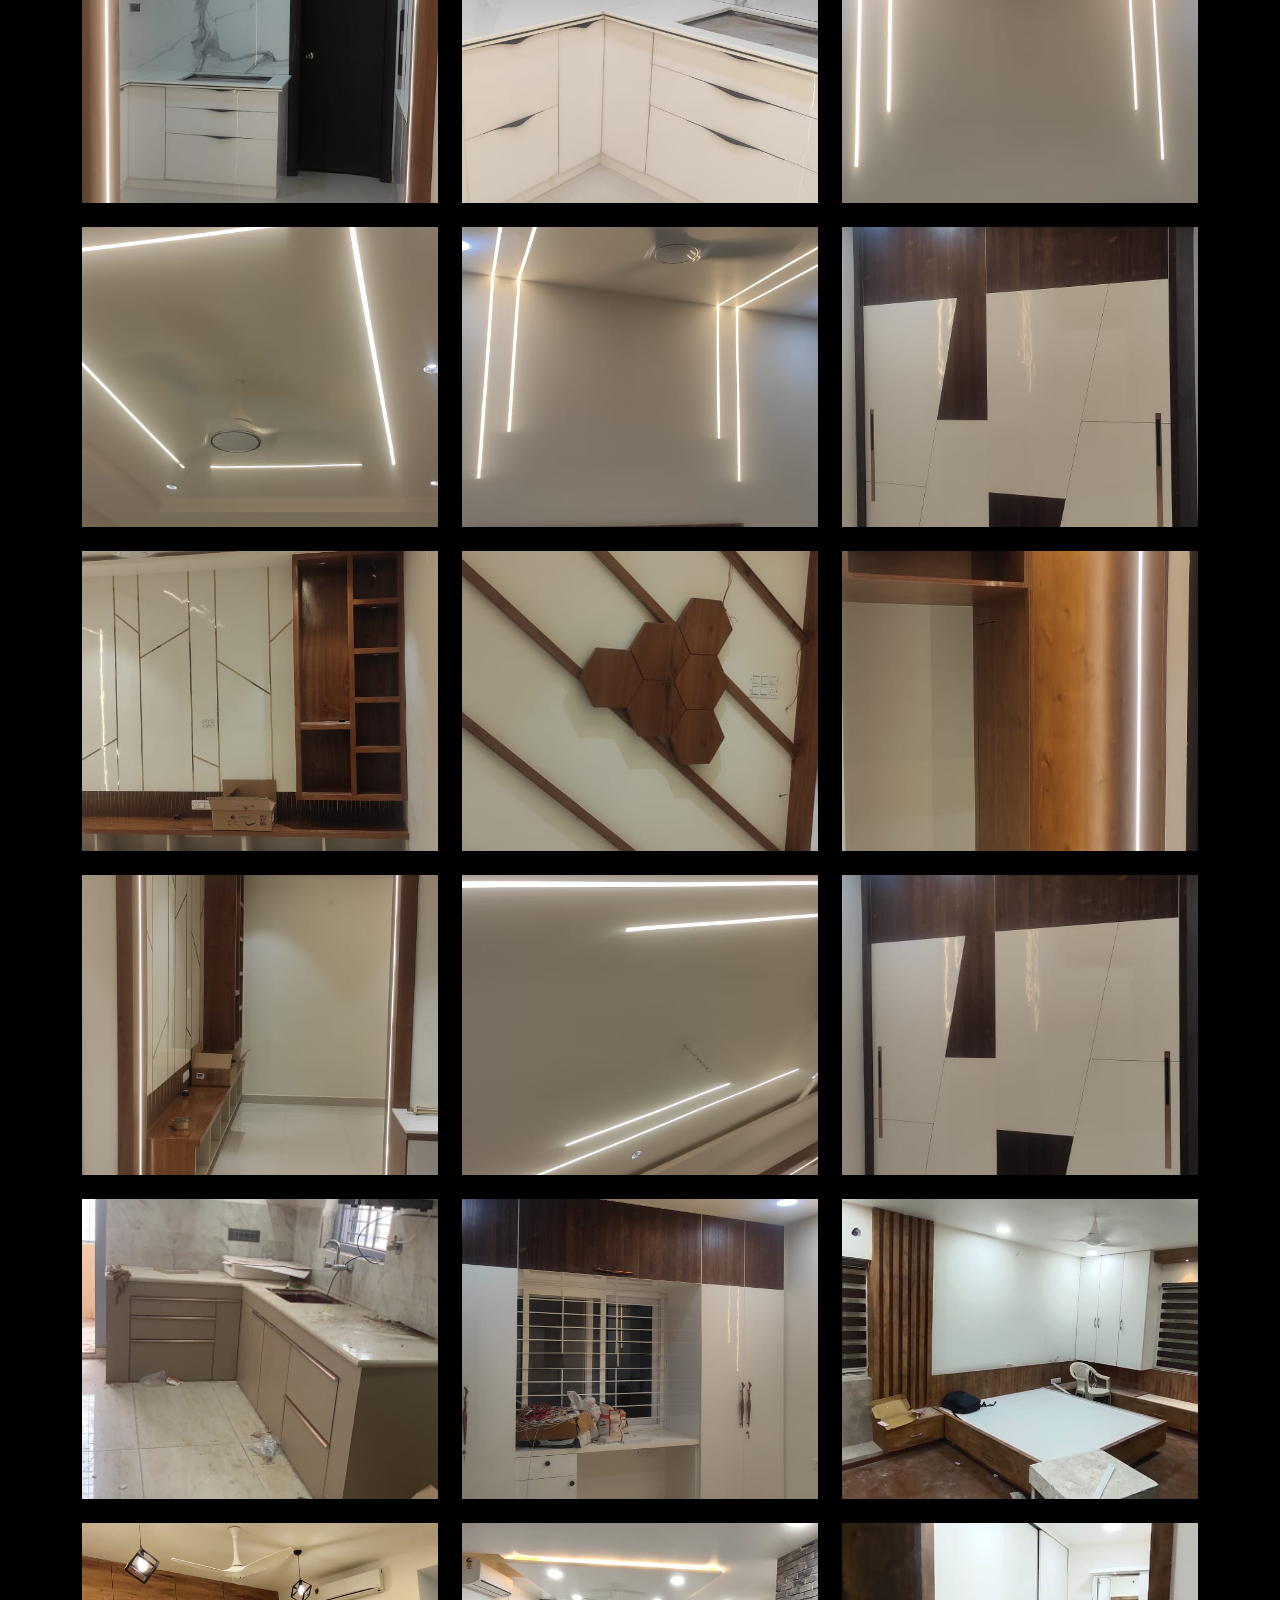
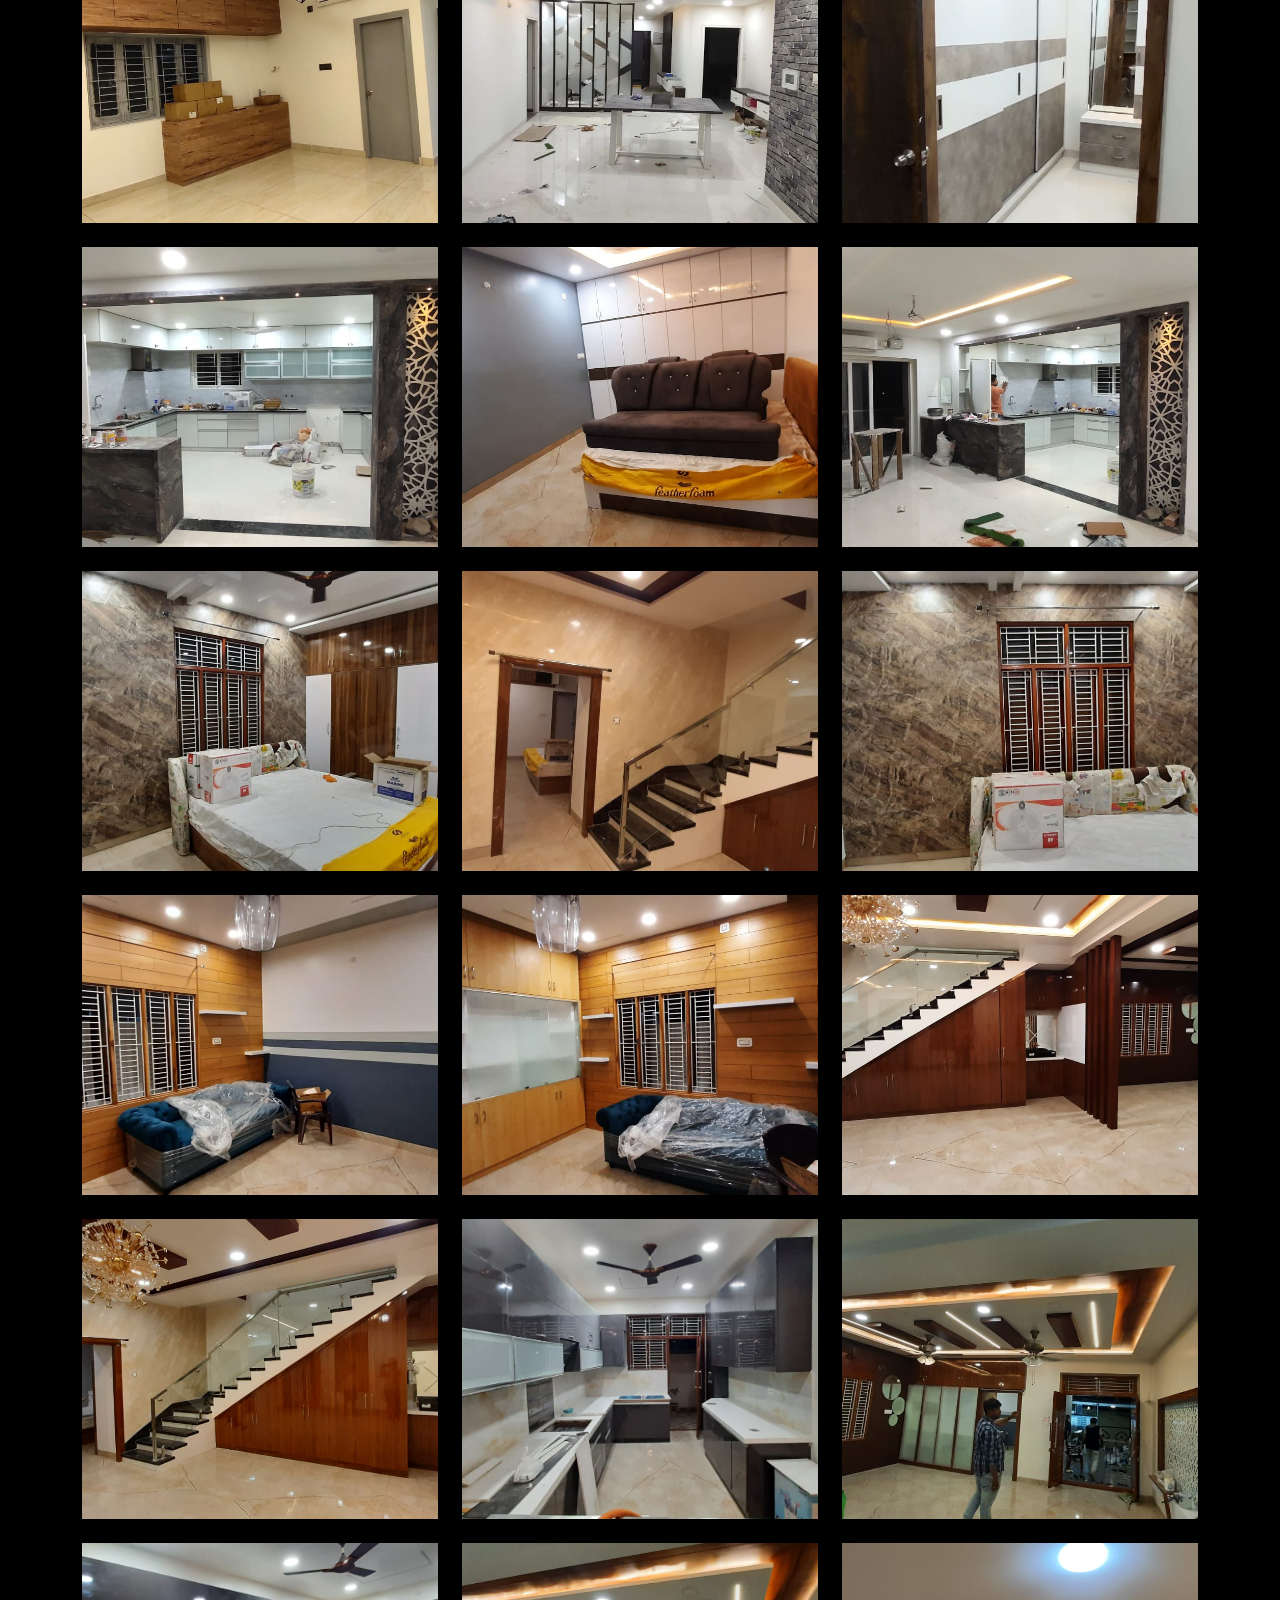
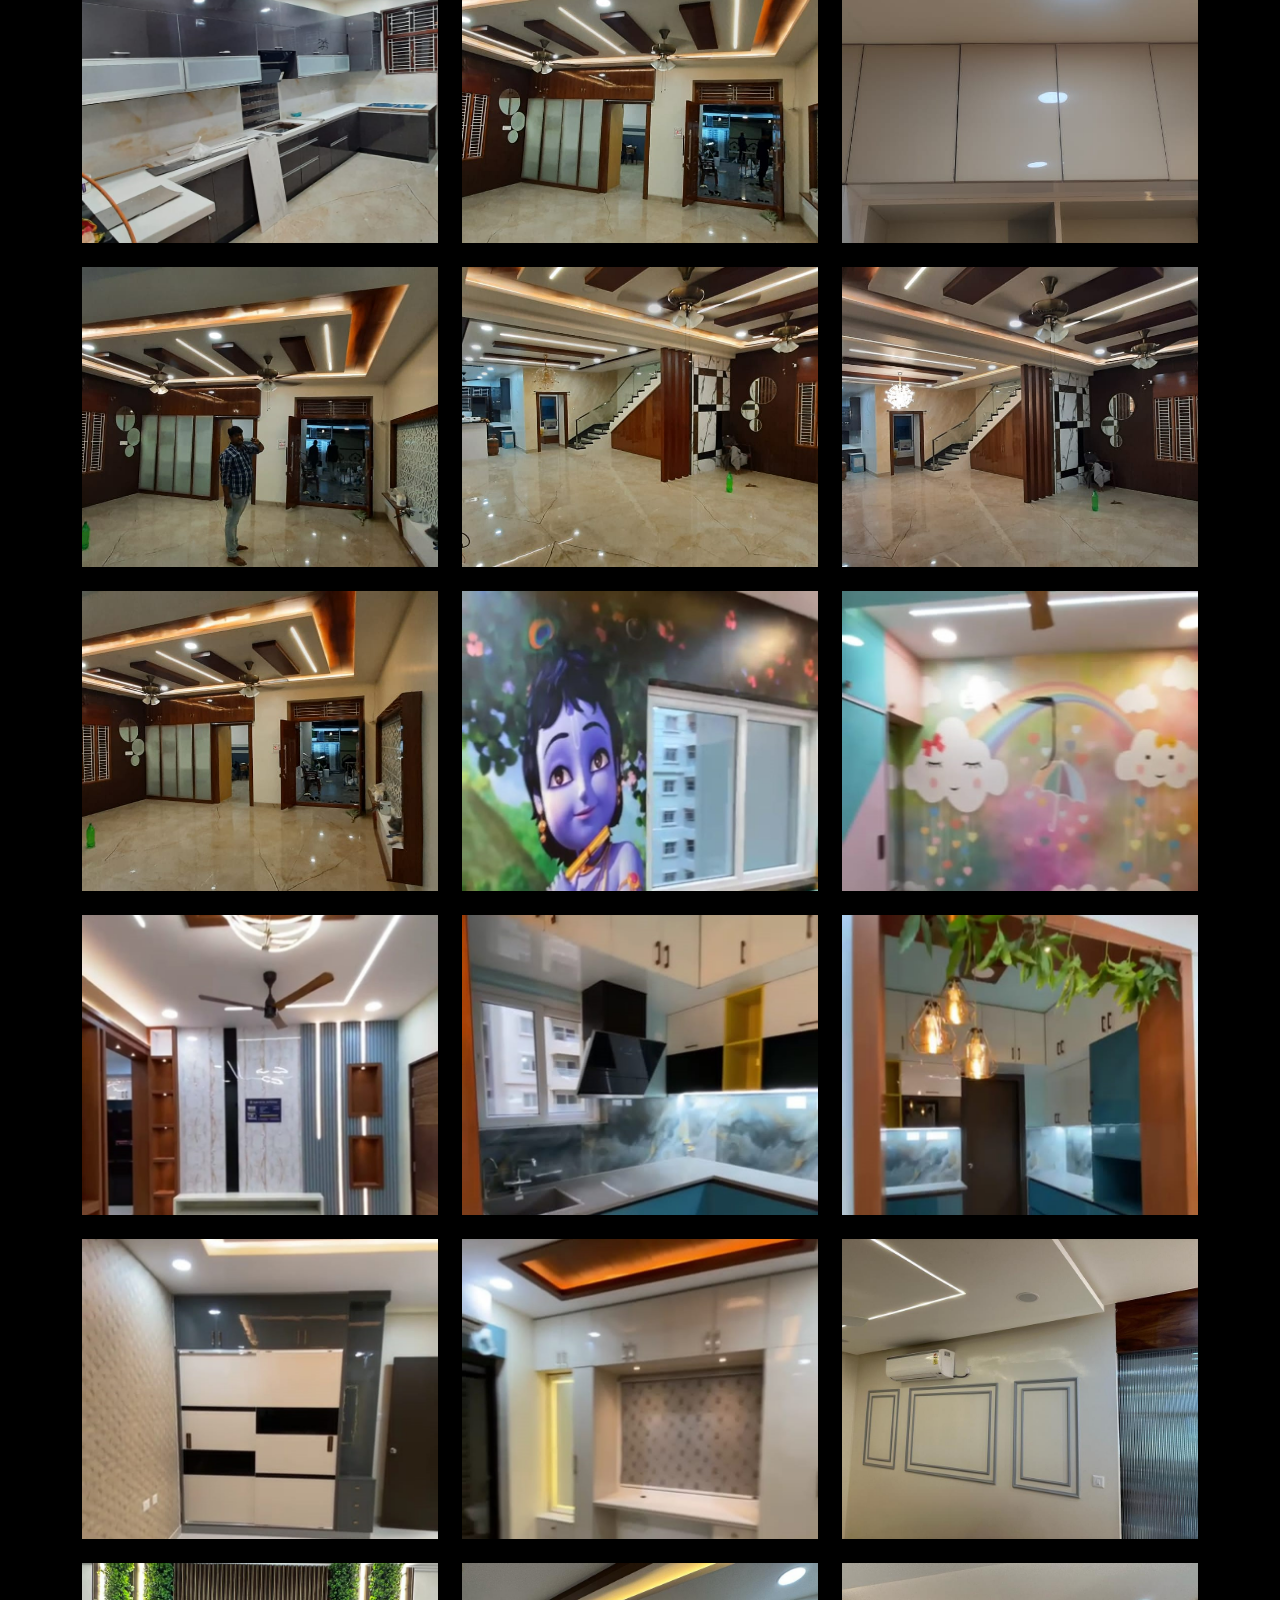
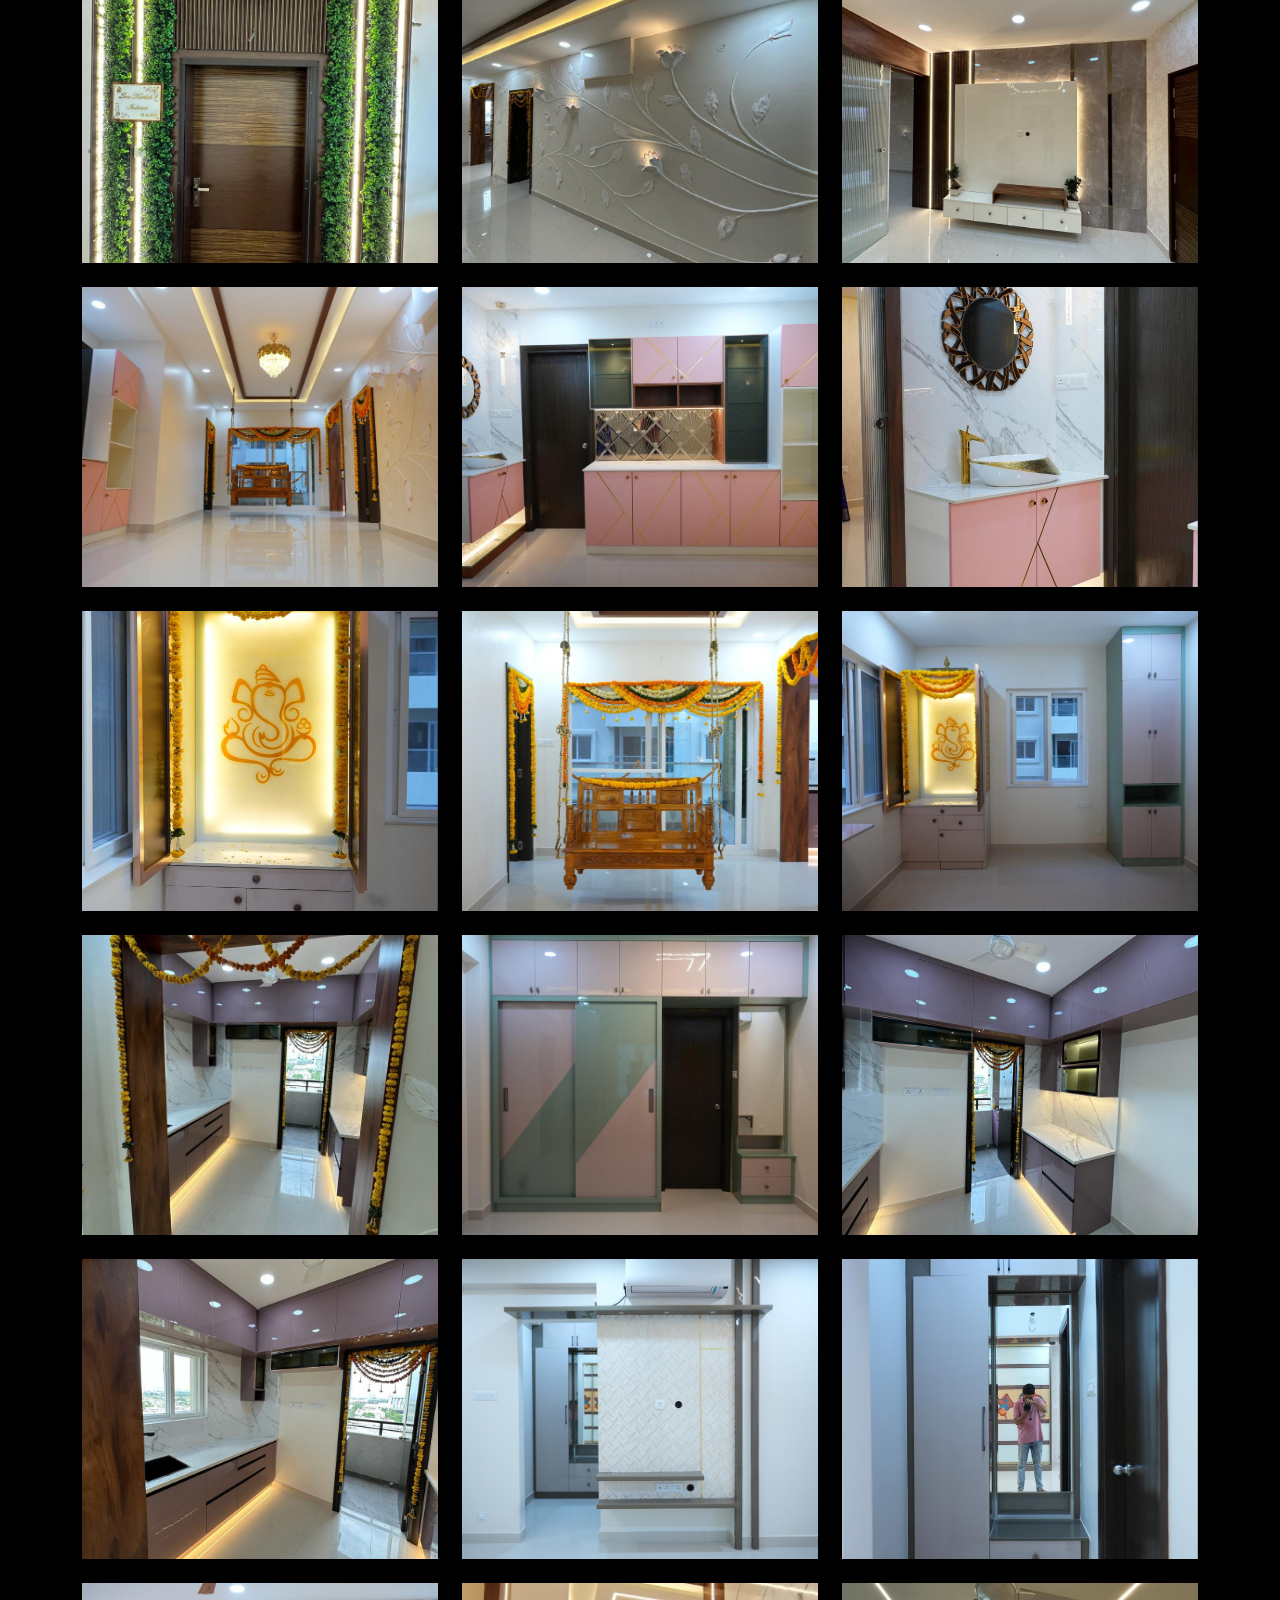
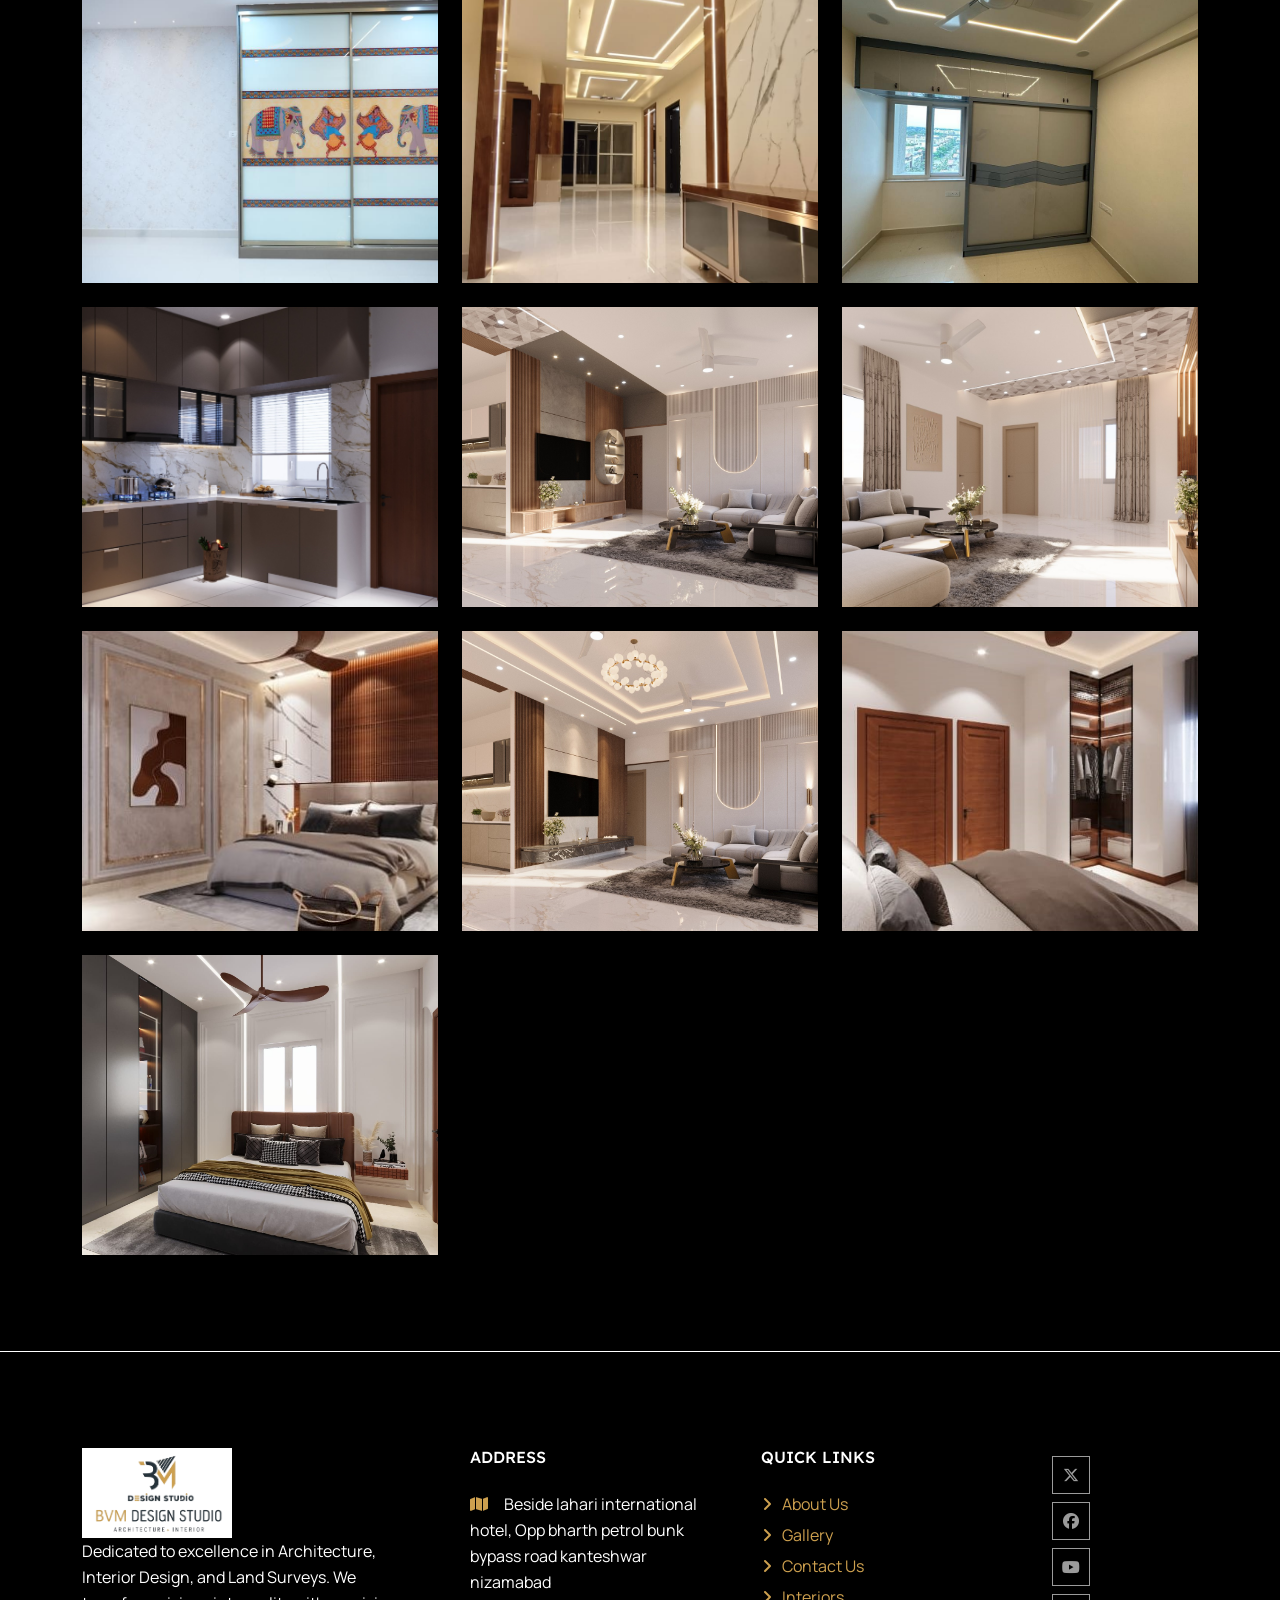
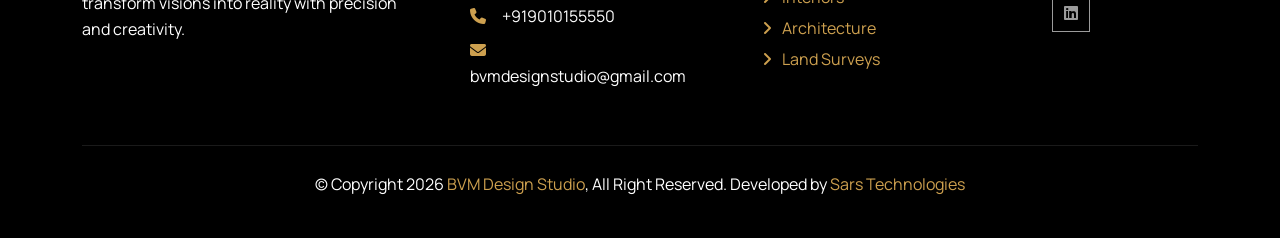
<file: gallery.html>
<!DOCTYPE html>
<html lang="en">

<head>
    <meta charset="utf-8">
    <title>Gallery - BVM Design Studio</title>
    <meta content="width=device-width, initial-scale=1.0" name="viewport">

    <!-- Favicon -->
    <link href="assets/images/favicon.png" rel="shortcut icon">

    <!-- Icon Font Stylesheet -->
    <link href="assets/css/all.min.css" rel="stylesheet">
    <link href="assets/css/bootstrap-icons.css" rel="stylesheet">

    <!-- Libraries Stylesheet -->
    <link href="assets/lib/animate/animate.min.css" rel="stylesheet">
    <link href="assets/lib/owlcarousel/assets/owl.carousel.min.css" rel="stylesheet">
    <link href="assets/lib/lightbox/css/lightbox.min.css" rel="stylesheet">

    <!-- Customized Bootstrap Stylesheet -->
    <link href="assets/css/bootstrap.min.css" rel="stylesheet">

    <!-- Template Stylesheet -->
    <link href="assets/css/master.css" rel="stylesheet">
</head>

<body>
    <!-- Spinner Start -->
    <div id="spinner"
        class="show bg-black position-fixed translate-middle w-100 vh-100 top-50 start-50 d-flex align-items-center justify-content-center">
        <div class="spinner-border text-primary" style="width: 3rem; height: 3rem;" role="status">
            <span class="sr-only">Loading...</span>
        </div>
    </div>
    <!-- Spinner End -->


    <!-- Topbar Start -->
    <div class="container-fluid bg-dark p-0">
        <div class="row gx-0 d-none d-lg-flex">
            <div class="col-lg-7 px-5 text-start">
                <div class="h-100 d-inline-flex align-items-center me-4">
                    <small class="fa-solid fa-map text-primary me-2"></small>
                    <small class="text-white">Beside lahari international hotel, Opp bharth petrol bunk bypass road
                        kanteshwar nizamabad</small>
                </div>
                <div class="h-100 d-inline-flex align-items-center">
                    <small class="far fa-clock text-primary me-2"></small>
                    <small class="text-white">Mon - Fri : 09.00 AM - 09.00 PM</small>
                </div>
            </div>
            <div class="col-lg-5 px-5 text-end">
                <div class="h-100 d-inline-flex align-items-center me-4">
                    <small class="fa-solid fa-phone text-primary me-2"></small>
                    <small class="text-white">+919010155550</small>
                </div>
                <div class="h-100 d-inline-flex align-items-center mx-n2">
                    <a class="btn btn-square btn-link rounded-0 border-0 border-end border-secondary" href="#"><i
                            class="fa-brands fa-facebook"></i></a>
                    <a class="btn btn-square btn-link rounded-0 border-0 border-end border-secondary" href="#"><i
                            class="fa-brands fa-x-twitter"></i></a>
                    <a class="btn btn-square btn-link rounded-0 border-0 border-end border-secondary" href="#"><i
                            class="fa-brands fa-linkedin"></i></a>
                    <a class="btn btn-square btn-link rounded-0" href="#"><i class="fab fa-instagram"></i></a>
                </div>
            </div>
        </div>
    </div>
    <!-- Topbar End -->


    <!-- Navbar Start -->
    <nav class="navbar navbar-expand-lg bg-black navbar-dark sticky-top p-0">
        <a href="index.html" class="navbar-brand d-flex align-items-center border-end px-4 px-lg-5">
            <img src="assets/images/bvm.png" alt="Best Interior Designer in Nizamabad">
        </a>
        <button type="button" class="navbar-toggler me-4" data-bs-toggle="collapse" data-bs-target="#navbarCollapse">
            <span class="navbar-toggler-icon"></span>
        </button>
        <div class="collapse navbar-collapse" id="navbarCollapse">
            <div class="navbar-nav ms-auto p-4 p-lg-0">
                <a href="index.html" class="nav-item nav-link">Home</a>
                <a href="about.html" class="nav-item nav-link">About</a>
                <a href="gallery.html" class="nav-item nav-link active">Gallery</a>
                <div class="nav-item dropdown">
                    <a href="#" class="nav-link dropdown-toggle" data-bs-toggle="dropdown">Services</a>
                    <div class="dropdown-menu bg-dark m-0">
                        <div class="dropdown-submenu">
                            <a href="interiors.html" class="dropdown-item">Interiors <i
                                    class="fa fa-angle-right float-end mt-1"></i></a>
                            <div class="dropdown-menu bg-dark">
                                <a href="residential-interiors.html" class="dropdown-item">Residential</a>
                                <a href="commercial-interiors.html" class="dropdown-item">Commercial</a>
                            </div>
                        </div>
                        <a href="architecture.html" class="dropdown-item">Architecture</a>
                        <a href="land-surveys.html" class="dropdown-item">Land Surveys</a>
                    </div>
                </div>
                <a href="contact.html" class="nav-item nav-link">Contact</a>
            </div>
            <a href="contact.html" class="btn btn-primary rounded-0 py-4 px-lg-5 d-none d-lg-block">Get A Quote<i
                    class="fa fa-arrow-right ms-3"></i></a>
        </div>
    </nav>
    <!-- Navbar End -->


    <!-- Page Header Start -->
    <div class="container-fluid page-header py-5"
        style="background:url('assets/images/back-layer.avif');background-size: cover;background-position: center;">
        <div class="container py-5 position-relative z-index-1">
            <h1 class="display-3 text-white mb-3 animated slideInDown">Project Gallery</h1>
            <nav aria-label="breadcrumb animated slideInDown">
                <ol class="breadcrumb">
                    <li class="breadcrumb-item"><a class="text-white" href="index.html">Home</a></li>
                    <li class="breadcrumb-item text-white active" aria-current="page">Gallery</li>
                </ol>
            </nav>
        </div>
    </div>
    <!-- Page Header End -->


    <!-- Gallery Start -->
    <div class="container-xxl py-5">
        <div class="container">
            <div class="text-center mx-auto mb-5 wow fadeInUp" data-wow-delay="0.1s" style="max-width: 600px;">
                <h6 class="text-primary text-uppercase">Project Documents</h6>
                <h1 class="mb-4">Project Presentations & PDFs</h1>
            </div>
            <div class="row g-4 justify-content-center">
                <!-- PDF Items -->
                <div class="col-lg-3 col-md-6 wow fadeInUp" data-wow-delay="0.1s">
                    <a href="assets/images/bvm/3BHK--RESIDENCE--INTERIORS.pdf" target="_blank"
                        class="pdf-card d-block bg-dark p-4 text-center border h-100 rounded">
                        <i class="fa fa-file-pdf fa-3x text-primary mb-3"></i>
                        <h6 class="text-white">3BHK Residence Interiors</h6>
                    </a>
                </div>
                <div class="col-lg-3 col-md-6 wow fadeInUp" data-wow-delay="0.2s">
                    <a href="assets/images/bvm/BVM ARCHITECH PPT.pdf" target="_blank"
                        class="pdf-card d-block bg-dark p-4 text-center border h-100 rounded">
                        <i class="fa fa-file-pdf fa-3x text-primary mb-3"></i>
                        <h6 class="text-white">BVM Architech PPT</h6>
                    </a>
                </div>
                <div class="col-lg-3 col-md-6 wow fadeInUp" data-wow-delay="0.3s">
                    <a href="assets/images/bvm/DESIGN PRESENTATION.pdf" target="_blank"
                        class="pdf-card d-block bg-dark p-4 text-center border h-100 rounded">
                        <i class="fa fa-file-pdf fa-3x text-primary mb-3"></i>
                        <h6 class="text-white">Design Presentation</h6>
                    </a>
                </div>
                <div class="col-lg-3 col-md-6 wow fadeInUp" data-wow-delay="0.4s">
                    <a href="assets/images/bvm/First Floor Design Presentation.pdf" target="_blank"
                        class="pdf-card d-block bg-dark p-4 text-center border h-100 rounded">
                        <i class="fa fa-file-pdf fa-3x text-primary mb-3"></i>
                        <h6 class="text-white">First Floor Presentation</h6>
                    </a>
                </div>
                <div class="col-lg-3 col-md-6 wow fadeInUp" data-wow-delay="0.1s">
                    <a href="assets/images/bvm/Ground floor design presentation.pdf" target="_blank"
                        class="pdf-card d-block bg-dark p-4 text-center border h-100 rounded">
                        <i class="fa fa-file-pdf fa-3x text-primary mb-3"></i>
                        <h6 class="text-white">Ground Floor Presentation</h6>
                    </a>
                </div>
                <div class="col-lg-3 col-md-6 wow fadeInUp" data-wow-delay="0.2s">
                    <a href="assets/images/bvm/KARIM NAGAR FINAL PDF.pdf" target="_blank"
                        class="pdf-card d-block bg-dark p-4 text-center border h-100 rounded">
                        <i class="fa fa-file-pdf fa-3x text-primary mb-3"></i>
                        <h6 class="text-white">Karim Nagar Project</h6>
                    </a>
                </div>
                <div class="col-lg-3 col-md-6 wow fadeInUp" data-wow-delay="0.3s">
                    <a href="assets/images/bvm/Mr. Narender Moodboard PPT.pdf" target="_blank"
                        class="pdf-card d-block bg-dark p-4 text-center border h-100 rounded">
                        <i class="fa fa-file-pdf fa-3x text-primary mb-3"></i>
                        <h6 class="text-white">Mr. Narender Moodboard</h6>
                    </a>
                </div>
                <div class="col-lg-3 col-md-6 wow fadeInUp" data-wow-delay="0.4s">
                    <a href="assets/images/bvm/Mr.Sujan 3D Conceptual Presentation 29.08.2025.pdf" target="_blank"
                        class="pdf-card d-block bg-dark p-4 text-center border h-100 rounded">
                        <i class="fa fa-file-pdf fa-3x text-primary mb-3"></i>
                        <h6 class="text-white">Mr. Sujan 3D Conceptual</h6>
                    </a>
                </div>
                <div class="col-lg-3 col-md-6 wow fadeInUp" data-wow-delay="0.5s">
                    <a href="assets/images/bvm/PARK WOOD TOWERS FLAT NO 303.pdf" target="_blank"
                        class="pdf-card d-block bg-dark p-4 text-center border h-100 rounded">
                        <i class="fa fa-file-pdf fa-3x text-primary mb-3"></i>
                        <h6 class="text-white">Park Wood Towers 303</h6>
                    </a>
                </div>
                <div class="col-lg-3 col-md-6 wow fadeInUp" data-wow-delay="0.6s">
                    <a href="assets/images/bvm/Prasad Reddy sir Interior 3D .pdf" target="_blank"
                        class="pdf-card d-block bg-dark p-4 text-center border h-100 rounded">
                        <i class="fa fa-file-pdf fa-3x text-primary mb-3"></i>
                        <h6 class="text-white">Prasad Reddy sir Interior</h6>
                    </a>
                </div>
                <div class="col-lg-3 col-md-6 wow fadeInUp" data-wow-delay="0.7s">
                    <a href="assets/images/bvm/SURESH VILLA 3D IMAGES.pdf" target="_blank"
                        class="pdf-card d-block bg-dark p-4 text-center border h-100 rounded">
                        <i class="fa fa-file-pdf fa-3x text-primary mb-3"></i>
                        <h6 class="text-white">Suresh Villa 3D</h6>
                    </a>
                </div>
            </div>
        </div>
    </div>

    <!-- Gallery Photos Start -->
    <div class="container-xxl py-5">
        <div class="container">
            <div class="text-center mx-auto mb-5 wow fadeInUp" data-wow-delay="0.1s" style="max-width: 600px;">
                <h6 class="text-primary text-uppercase">Project Photos</h6>
                <h1 class="mb-4">Our Architecture & Interior Works</h1>
            </div>
            <div class="row g-4 portfolio-container wow fadeInUp" data-wow-delay="0.5s">
                <!-- Architecture -->
                <div class="col-lg-4 col-md-6 portfolio-item">
                    <div class="portfolio-img overflow-hidden">
                        <img class="img-fluid" src="assets/images/bvm/architecture.jpeg" alt="">
                        <div class="portfolio-btn">
                            <a class="btn btn-lg-square btn-outline-light rounded-circle mx-1"
                                href="assets/images/bvm/architecture.jpeg" data-lightbox="portfolio"><i
                                    class="bi bi-zoom-in"></i></a>
                        </div>
                    </div>
                </div>
                <div class="col-lg-4 col-md-6 portfolio-item">
                    <div class="portfolio-img overflow-hidden">
                        <img class="img-fluid" src="assets/images/bvm/architecture2.jpeg" alt="">
                        <div class="portfolio-btn">
                            <a class="btn btn-lg-square btn-outline-light rounded-circle mx-1"
                                href="assets/images/bvm/architecture2.jpeg" data-lightbox="portfolio"><i
                                    class="bi bi-zoom-in"></i></a>
                        </div>
                    </div>
                </div>
                <div class="col-lg-4 col-md-6 portfolio-item">
                    <div class="portfolio-img overflow-hidden">
                        <img class="img-fluid" src="assets/images/bvm/architecture3.jpeg" alt="">
                        <div class="portfolio-btn">
                            <a class="btn btn-lg-square btn-outline-light rounded-circle mx-1"
                                href="assets/images/bvm/architecture3.jpeg" data-lightbox="portfolio"><i
                                    class="bi bi-zoom-in"></i></a>
                        </div>
                    </div>
                </div>

                <!-- Interiors (Selection) -->
                <div class="col-lg-4 col-md-6 portfolio-item">
                    <div class="portfolio-img overflow-hidden">
                        <img class="img-fluid" src="assets/images/bvm/interior.jpeg" alt="">
                        <div class="portfolio-btn">
                            <a class="btn btn-lg-square btn-outline-light rounded-circle mx-1"
                                href="assets/images/bvm/interior.jpeg" data-lightbox="portfolio"><i
                                    class="bi bi-zoom-in"></i></a>
                        </div>
                    </div>
                </div>
                <div class="col-lg-4 col-md-6 portfolio-item">
                    <div class="portfolio-img overflow-hidden">
                        <img class="img-fluid" src="assets/images/bvm/interior (1).jpeg" alt="">
                        <div class="portfolio-btn">
                            <a class="btn btn-lg-square btn-outline-light rounded-circle mx-1"
                                href="assets/images/bvm/interior (1).jpeg" data-lightbox="portfolio"><i
                                    class="bi bi-zoom-in"></i></a>
                        </div>
                    </div>
                </div>
                <div class="col-lg-4 col-md-6 portfolio-item">
                    <div class="portfolio-img overflow-hidden">
                        <img class="img-fluid" src="assets/images/bvm/interior (2).jpeg" alt="">
                        <div class="portfolio-btn">
                            <a class="btn btn-lg-square btn-outline-light rounded-circle mx-1"
                                href="assets/images/bvm/interior (2).jpeg" data-lightbox="portfolio"><i
                                    class="bi bi-zoom-in"></i></a>
                        </div>
                    </div>
                </div>
                <div class="col-lg-4 col-md-6 portfolio-item">
                    <div class="portfolio-img overflow-hidden">
                        <img class="img-fluid" src="assets/images/bvm/interior (3).jpeg" alt="">
                        <div class="portfolio-btn">
                            <a class="btn btn-lg-square btn-outline-light rounded-circle mx-1"
                                href="assets/images/bvm/interior (3).jpeg" data-lightbox="portfolio"><i
                                    class="bi bi-zoom-in"></i></a>
                        </div>
                    </div>
                </div>
                <div class="col-lg-4 col-md-6 portfolio-item">
                    <div class="portfolio-img overflow-hidden">
                        <img class="img-fluid" src="assets/images/bvm/interior (4).jpeg" alt="">
                        <div class="portfolio-btn">
                            <a class="btn btn-lg-square btn-outline-light rounded-circle mx-1"
                                href="assets/images/bvm/interior (4).jpeg" data-lightbox="portfolio"><i
                                    class="bi bi-zoom-in"></i></a>
                        </div>
                    </div>
                </div>
                <div class="col-lg-4 col-md-6 portfolio-item">
                    <div class="portfolio-img overflow-hidden">
                        <img class="img-fluid" src="assets/images/bvm/interior (5).jpeg" alt="">
                        <div class="portfolio-btn">
                            <a class="btn btn-lg-square btn-outline-light rounded-circle mx-1"
                                href="assets/images/bvm/interior (5).jpeg" data-lightbox="portfolio"><i
                                    class="bi bi-zoom-in"></i></a>
                        </div>
                    </div>
                </div>
                <div class="col-lg-4 col-md-6 portfolio-item">
                    <div class="portfolio-img overflow-hidden">
                        <img class="img-fluid" src="assets/images/bvm/interior (6).jpeg" alt="">
                        <div class="portfolio-btn">
                            <a class="btn btn-lg-square btn-outline-light rounded-circle mx-1"
                                href="assets/images/bvm/interior (6).jpeg" data-lightbox="portfolio"><i
                                    class="bi bi-zoom-in"></i></a>
                        </div>
                    </div>
                </div>
                <div class="col-lg-4 col-md-6 portfolio-item">
                    <div class="portfolio-img overflow-hidden">
                        <img class="img-fluid" src="assets/images/bvm/interior (7).jpeg" alt="">
                        <div class="portfolio-btn">
                            <a class="btn btn-lg-square btn-outline-light rounded-circle mx-1"
                                href="assets/images/bvm/interior (7).jpeg" data-lightbox="portfolio"><i
                                    class="bi bi-zoom-in"></i></a>
                        </div>
                    </div>
                </div>
                <div class="col-lg-4 col-md-6 portfolio-item">
                    <div class="portfolio-img overflow-hidden">
                        <img class="img-fluid" src="assets/images/bvm/interior (8).jpeg" alt="">
                        <div class="portfolio-btn">
                            <a class="btn btn-lg-square btn-outline-light rounded-circle mx-1"
                                href="assets/images/bvm/interior (8).jpeg" data-lightbox="portfolio"><i
                                    class="bi bi-zoom-in"></i></a>
                        </div>
                    </div>
                </div>
                <div class="col-lg-4 col-md-6 portfolio-item">
                    <div class="portfolio-img overflow-hidden">
                        <img class="img-fluid" src="assets/images/bvm/interior (9).jpeg" alt="">
                        <div class="portfolio-btn">
                            <a class="btn btn-lg-square btn-outline-light rounded-circle mx-1"
                                href="assets/images/bvm/interior (9).jpeg" data-lightbox="portfolio"><i
                                    class="bi bi-zoom-in"></i></a>
                        </div>
                    </div>
                </div>
                <div class="col-lg-4 col-md-6 portfolio-item">
                    <div class="portfolio-img overflow-hidden">
                        <img class="img-fluid" src="assets/images/bvm/interior (10).jpeg" alt="">
                        <div class="portfolio-btn">
                            <a class="btn btn-lg-square btn-outline-light rounded-circle mx-1"
                                href="assets/images/bvm/interior (10).jpeg" data-lightbox="portfolio"><i
                                    class="bi bi-zoom-in"></i></a>
                        </div>
                    </div>
                </div>
                <!-- Adding more images manually but in a clean way -->
                <div class="col-lg-4 col-md-6 portfolio-item">
                    <div class="portfolio-img overflow-hidden">
                        <img class="img-fluid" src="assets/images/bvm/interior (11).jpeg" alt="">
                        <div class="portfolio-btn">
                            <a class="btn btn-lg-square btn-outline-light rounded-circle mx-1"
                                href="assets/images/bvm/interior (11).jpeg" data-lightbox="portfolio"><i
                                    class="bi bi-zoom-in"></i></a>
                        </div>
                    </div>
                </div>
                <div class="col-lg-4 col-md-6 portfolio-item">
                    <div class="portfolio-img overflow-hidden">
                        <img class="img-fluid" src="assets/images/bvm/interior (12).jpeg" alt="">
                        <div class="portfolio-btn">
                            <a class="btn btn-lg-square btn-outline-light rounded-circle mx-1"
                                href="assets/images/bvm/interior (12).jpeg" data-lightbox="portfolio"><i
                                    class="bi bi-zoom-in"></i></a>
                        </div>
                    </div>
                </div>
                <div class="col-lg-4 col-md-6 portfolio-item">
                    <div class="portfolio-img overflow-hidden">
                        <img class="img-fluid" src="assets/images/bvm/interior (13).jpeg" alt="">
                        <div class="portfolio-btn">
                            <a class="btn btn-lg-square btn-outline-light rounded-circle mx-1"
                                href="assets/images/bvm/interior (13).jpeg" data-lightbox="portfolio"><i
                                    class="bi bi-zoom-in"></i></a>
                        </div>
                    </div>
                </div>
                <div class="col-lg-4 col-md-6 portfolio-item">
                    <div class="portfolio-img overflow-hidden">
                        <img class="img-fluid" src="assets/images/bvm/interior (14).jpeg" alt="">
                        <div class="portfolio-btn">
                            <a class="btn btn-lg-square btn-outline-light rounded-circle mx-1"
                                href="assets/images/bvm/interior (14).jpeg" data-lightbox="portfolio"><i
                                    class="bi bi-zoom-in"></i></a>
                        </div>
                    </div>
                </div>
                <div class="col-lg-4 col-md-6 portfolio-item">
                    <div class="portfolio-img overflow-hidden">
                        <img class="img-fluid" src="assets/images/bvm/interior (15).jpeg" alt="">
                        <div class="portfolio-btn">
                            <a class="btn btn-lg-square btn-outline-light rounded-circle mx-1"
                                href="assets/images/bvm/interior (15).jpeg" data-lightbox="portfolio"><i
                                    class="bi bi-zoom-in"></i></a>
                        </div>
                    </div>
                </div>
                <div class="col-lg-4 col-md-6 portfolio-item">
                    <div class="portfolio-img overflow-hidden">
                        <img class="img-fluid" src="assets/images/bvm/interior (16).jpeg" alt="">
                        <div class="portfolio-btn">
                            <a class="btn btn-lg-square btn-outline-light rounded-circle mx-1"
                                href="assets/images/bvm/interior (16).jpeg" data-lightbox="portfolio"><i
                                    class="bi bi-zoom-in"></i></a>
                        </div>
                    </div>
                </div>
                <div class="col-lg-4 col-md-6 portfolio-item">
                    <div class="portfolio-img overflow-hidden">
                        <img class="img-fluid" src="assets/images/bvm/interior (17).jpeg" alt="">
                        <div class="portfolio-btn">
                            <a class="btn btn-lg-square btn-outline-light rounded-circle mx-1"
                                href="assets/images/bvm/interior (17).jpeg" data-lightbox="portfolio"><i
                                    class="bi bi-zoom-in"></i></a>
                        </div>
                    </div>
                </div>
                <div class="col-lg-4 col-md-6 portfolio-item">
                    <div class="portfolio-img overflow-hidden">
                        <img class="img-fluid" src="assets/images/bvm/interior (18).jpeg" alt="">
                        <div class="portfolio-btn">
                            <a class="btn btn-lg-square btn-outline-light rounded-circle mx-1"
                                href="assets/images/bvm/interior (18).jpeg" data-lightbox="portfolio"><i
                                    class="bi bi-zoom-in"></i></a>
                        </div>
                    </div>
                </div>
                <div class="col-lg-4 col-md-6 portfolio-item">
                    <div class="portfolio-img overflow-hidden">
                        <img class="img-fluid" src="assets/images/bvm/interior (19).jpeg" alt="">
                        <div class="portfolio-btn">
                            <a class="btn btn-lg-square btn-outline-light rounded-circle mx-1"
                                href="assets/images/bvm/interior (19).jpeg" data-lightbox="portfolio"><i
                                    class="bi bi-zoom-in"></i></a>
                        </div>
                    </div>
                </div>
                <div class="col-lg-4 col-md-6 portfolio-item">
                    <div class="portfolio-img overflow-hidden">
                        <img class="img-fluid" src="assets/images/bvm/interior (20).jpeg" alt="">
                        <div class="portfolio-btn">
                            <a class="btn btn-lg-square btn-outline-light rounded-circle mx-1"
                                href="assets/images/bvm/interior (20).jpeg" data-lightbox="portfolio"><i
                                    class="bi bi-zoom-in"></i></a>
                        </div>
                    </div>
                </div>
                <div class="col-lg-4 col-md-6 portfolio-item">
                    <div class="portfolio-img overflow-hidden">
                        <img class="img-fluid" src="assets/images/bvm/interior (21).jpeg" alt="">
                        <div class="portfolio-btn">
                            <a class="btn btn-lg-square btn-outline-light rounded-circle mx-1"
                                href="assets/images/bvm/interior (21).jpeg" data-lightbox="portfolio"><i
                                    class="bi bi-zoom-in"></i></a>
                        </div>
                    </div>
                </div>
                <div class="col-lg-4 col-md-6 portfolio-item">
                    <div class="portfolio-img overflow-hidden">
                        <img class="img-fluid" src="assets/images/bvm/interior (22).jpeg" alt="">
                        <div class="portfolio-btn">
                            <a class="btn btn-lg-square btn-outline-light rounded-circle mx-1"
                                href="assets/images/bvm/interior (22).jpeg" data-lightbox="portfolio"><i
                                    class="bi bi-zoom-in"></i></a>
                        </div>
                    </div>
                </div>
                <div class="col-lg-4 col-md-6 portfolio-item">
                    <div class="portfolio-img overflow-hidden">
                        <img class="img-fluid" src="assets/images/bvm/interior (23).jpeg" alt="">
                        <div class="portfolio-btn">
                            <a class="btn btn-lg-square btn-outline-light rounded-circle mx-1"
                                href="assets/images/bvm/interior (23).jpeg" data-lightbox="portfolio"><i
                                    class="bi bi-zoom-in"></i></a>
                        </div>
                    </div>
                </div>
                <div class="col-lg-4 col-md-6 portfolio-item">
                    <div class="portfolio-img overflow-hidden">
                        <img class="img-fluid" src="assets/images/bvm/interior (24).jpeg" alt="">
                        <div class="portfolio-btn">
                            <a class="btn btn-lg-square btn-outline-light rounded-circle mx-1"
                                href="assets/images/bvm/interior (24).jpeg" data-lightbox="portfolio"><i
                                    class="bi bi-zoom-in"></i></a>
                        </div>
                    </div>
                </div>
                <div class="col-lg-4 col-md-6 portfolio-item">
                    <div class="portfolio-img overflow-hidden">
                        <img class="img-fluid" src="assets/images/bvm/interior (25).jpeg" alt="">
                        <div class="portfolio-btn">
                            <a class="btn btn-lg-square btn-outline-light rounded-circle mx-1"
                                href="assets/images/bvm/interior (25).jpeg" data-lightbox="portfolio"><i
                                    class="bi bi-zoom-in"></i></a>
                        </div>
                    </div>
                </div>
                <div class="col-lg-4 col-md-6 portfolio-item">
                    <div class="portfolio-img overflow-hidden">
                        <img class="img-fluid" src="assets/images/bvm/interior (26).jpeg" alt="">
                        <div class="portfolio-btn">
                            <a class="btn btn-lg-square btn-outline-light rounded-circle mx-1"
                                href="assets/images/bvm/interior (26).jpeg" data-lightbox="portfolio"><i
                                    class="bi bi-zoom-in"></i></a>
                        </div>
                    </div>
                </div>
                <div class="col-lg-4 col-md-6 portfolio-item">
                    <div class="portfolio-img overflow-hidden">
                        <img class="img-fluid" src="assets/images/bvm/interior (27).jpeg" alt="">
                        <div class="portfolio-btn">
                            <a class="btn btn-lg-square btn-outline-light rounded-circle mx-1"
                                href="assets/images/bvm/interior (27).jpeg" data-lightbox="portfolio"><i
                                    class="bi bi-zoom-in"></i></a>
                        </div>
                    </div>
                </div>
                <div class="col-lg-4 col-md-6 portfolio-item">
                    <div class="portfolio-img overflow-hidden">
                        <img class="img-fluid" src="assets/images/bvm/interior (28).jpeg" alt="">
                        <div class="portfolio-btn">
                            <a class="btn btn-lg-square btn-outline-light rounded-circle mx-1"
                                href="assets/images/bvm/interior (28).jpeg" data-lightbox="portfolio"><i
                                    class="bi bi-zoom-in"></i></a>
                        </div>
                    </div>
                </div>
                <div class="col-lg-4 col-md-6 portfolio-item">
                    <div class="portfolio-img overflow-hidden">
                        <img class="img-fluid" src="assets/images/bvm/interior (29).jpeg" alt="">
                        <div class="portfolio-btn">
                            <a class="btn btn-lg-square btn-outline-light rounded-circle mx-1"
                                href="assets/images/bvm/interior (29).jpeg" data-lightbox="portfolio"><i
                                    class="bi bi-zoom-in"></i></a>
                        </div>
                    </div>
                </div>
                <div class="col-lg-4 col-md-6 portfolio-item">
                    <div class="portfolio-img overflow-hidden">
                        <img class="img-fluid" src="assets/images/bvm/interior (30).jpeg" alt="">
                        <div class="portfolio-btn">
                            <a class="btn btn-lg-square btn-outline-light rounded-circle mx-1"
                                href="assets/images/bvm/interior (30).jpeg" data-lightbox="portfolio"><i
                                    class="bi bi-zoom-in"></i></a>
                        </div>
                    </div>
                </div>
                <div class="col-lg-4 col-md-6 portfolio-item">
                    <div class="portfolio-img overflow-hidden">
                        <img class="img-fluid" src="assets/images/bvm/interior (31).jpeg" alt="">
                        <div class="portfolio-btn">
                            <a class="btn btn-lg-square btn-outline-light rounded-circle mx-1"
                                href="assets/images/bvm/interior (31).jpeg" data-lightbox="portfolio"><i
                                    class="bi bi-zoom-in"></i></a>
                        </div>
                    </div>
                </div>
                <div class="col-lg-4 col-md-6 portfolio-item">
                    <div class="portfolio-img overflow-hidden">
                        <img class="img-fluid" src="assets/images/bvm/interior (32).jpeg" alt="">
                        <div class="portfolio-btn">
                            <a class="btn btn-lg-square btn-outline-light rounded-circle mx-1"
                                href="assets/images/bvm/interior (32).jpeg" data-lightbox="portfolio"><i
                                    class="bi bi-zoom-in"></i></a>
                        </div>
                    </div>
                </div>
                <div class="col-lg-4 col-md-6 portfolio-item">
                    <div class="portfolio-img overflow-hidden">
                        <img class="img-fluid" src="assets/images/bvm/interior (33).jpeg" alt="">
                        <div class="portfolio-btn">
                            <a class="btn btn-lg-square btn-outline-light rounded-circle mx-1"
                                href="assets/images/bvm/interior (33).jpeg" data-lightbox="portfolio"><i
                                    class="bi bi-zoom-in"></i></a>
                        </div>
                    </div>
                </div>
                <div class="col-lg-4 col-md-6 portfolio-item">
                    <div class="portfolio-img overflow-hidden">
                        <img class="img-fluid" src="assets/images/bvm/interior (34).jpeg" alt="">
                        <div class="portfolio-btn">
                            <a class="btn btn-lg-square btn-outline-light rounded-circle mx-1"
                                href="assets/images/bvm/interior (34).jpeg" data-lightbox="portfolio"><i
                                    class="bi bi-zoom-in"></i></a>
                        </div>
                    </div>
                </div>
                <div class="col-lg-4 col-md-6 portfolio-item">
                    <div class="portfolio-img overflow-hidden">
                        <img class="img-fluid" src="assets/images/bvm/interior (35).jpeg" alt="">
                        <div class="portfolio-btn">
                            <a class="btn btn-lg-square btn-outline-light rounded-circle mx-1"
                                href="assets/images/bvm/interior (35).jpeg" data-lightbox="portfolio"><i
                                    class="bi bi-zoom-in"></i></a>
                        </div>
                    </div>
                </div>
                <div class="col-lg-4 col-md-6 portfolio-item">
                    <div class="portfolio-img overflow-hidden">
                        <img class="img-fluid" src="assets/images/bvm/interior (36).jpeg" alt="">
                        <div class="portfolio-btn">
                            <a class="btn btn-lg-square btn-outline-light rounded-circle mx-1"
                                href="assets/images/bvm/interior (36).jpeg" data-lightbox="portfolio"><i
                                    class="bi bi-zoom-in"></i></a>
                        </div>
                    </div>
                </div>
                <div class="col-lg-4 col-md-6 portfolio-item">
                    <div class="portfolio-img overflow-hidden">
                        <img class="img-fluid" src="assets/images/bvm/interior (37).jpeg" alt="">
                        <div class="portfolio-btn">
                            <a class="btn btn-lg-square btn-outline-light rounded-circle mx-1"
                                href="assets/images/bvm/interior (37).jpeg" data-lightbox="portfolio"><i
                                    class="bi bi-zoom-in"></i></a>
                        </div>
                    </div>
                </div>
                <div class="col-lg-4 col-md-6 portfolio-item">
                    <div class="portfolio-img overflow-hidden">
                        <img class="img-fluid" src="assets/images/bvm/interior (38).jpeg" alt="">
                        <div class="portfolio-btn">
                            <a class="btn btn-lg-square btn-outline-light rounded-circle mx-1"
                                href="assets/images/bvm/interior (38).jpeg" data-lightbox="portfolio"><i
                                    class="bi bi-zoom-in"></i></a>
                        </div>
                    </div>
                </div>
                <div class="col-lg-4 col-md-6 portfolio-item">
                    <div class="portfolio-img overflow-hidden">
                        <img class="img-fluid" src="assets/images/bvm/interior (39).jpeg" alt="">
                        <div class="portfolio-btn">
                            <a class="btn btn-lg-square btn-outline-light rounded-circle mx-1"
                                href="assets/images/bvm/interior (39).jpeg" data-lightbox="portfolio"><i
                                    class="bi bi-zoom-in"></i></a>
                        </div>
                    </div>
                </div>
                <div class="col-lg-4 col-md-6 portfolio-item">
                    <div class="portfolio-img overflow-hidden">
                        <img class="img-fluid" src="assets/images/bvm/interior (40).jpeg" alt="">
                        <div class="portfolio-btn">
                            <a class="btn btn-lg-square btn-outline-light rounded-circle mx-1"
                                href="assets/images/bvm/interior (40).jpeg" data-lightbox="portfolio"><i
                                    class="bi bi-zoom-in"></i></a>
                        </div>
                    </div>
                </div>
                <div class="col-lg-4 col-md-6 portfolio-item">
                    <div class="portfolio-img overflow-hidden">
                        <img class="img-fluid" src="assets/images/bvm/interior (41).jpeg" alt="">
                        <div class="portfolio-btn">
                            <a class="btn btn-lg-square btn-outline-light rounded-circle mx-1"
                                href="assets/images/bvm/interior (41).jpeg" data-lightbox="portfolio"><i
                                    class="bi bi-zoom-in"></i></a>
                        </div>
                    </div>
                </div>
                <div class="col-lg-4 col-md-6 portfolio-item">
                    <div class="portfolio-img overflow-hidden">
                        <img class="img-fluid" src="assets/images/bvm/interior (42).jpeg" alt="">
                        <div class="portfolio-btn">
                            <a class="btn btn-lg-square btn-outline-light rounded-circle mx-1"
                                href="assets/images/bvm/interior (42).jpeg" data-lightbox="portfolio"><i
                                    class="bi bi-zoom-in"></i></a>
                        </div>
                    </div>
                </div>
                <div class="col-lg-4 col-md-6 portfolio-item">
                    <div class="portfolio-img overflow-hidden">
                        <img class="img-fluid" src="assets/images/bvm/interior (43).jpeg" alt="">
                        <div class="portfolio-btn">
                            <a class="btn btn-lg-square btn-outline-light rounded-circle mx-1"
                                href="assets/images/bvm/interior (43).jpeg" data-lightbox="portfolio"><i
                                    class="bi bi-zoom-in"></i></a>
                        </div>
                    </div>
                </div>
                <div class="col-lg-4 col-md-6 portfolio-item">
                    <div class="portfolio-img overflow-hidden">
                        <img class="img-fluid" src="assets/images/bvm/interior (44).jpeg" alt="">
                        <div class="portfolio-btn">
                            <a class="btn btn-lg-square btn-outline-light rounded-circle mx-1"
                                href="assets/images/bvm/interior (44).jpeg" data-lightbox="portfolio"><i
                                    class="bi bi-zoom-in"></i></a>
                        </div>
                    </div>
                </div>
                <div class="col-lg-4 col-md-6 portfolio-item">
                    <div class="portfolio-img overflow-hidden">
                        <img class="img-fluid" src="assets/images/bvm/interior (45).jpeg" alt="">
                        <div class="portfolio-btn">
                            <a class="btn btn-lg-square btn-outline-light rounded-circle mx-1"
                                href="assets/images/bvm/interior (45).jpeg" data-lightbox="portfolio"><i
                                    class="bi bi-zoom-in"></i></a>
                        </div>
                    </div>
                </div>
                <div class="col-lg-4 col-md-6 portfolio-item">
                    <div class="portfolio-img overflow-hidden">
                        <img class="img-fluid" src="assets/images/bvm/interior (46).jpeg" alt="">
                        <div class="portfolio-btn">
                            <a class="btn btn-lg-square btn-outline-light rounded-circle mx-1"
                                href="assets/images/bvm/interior (46).jpeg" data-lightbox="portfolio"><i
                                    class="bi bi-zoom-in"></i></a>
                        </div>
                    </div>
                </div>
                <div class="col-lg-4 col-md-6 portfolio-item">
                    <div class="portfolio-img overflow-hidden">
                        <img class="img-fluid" src="assets/images/bvm/interior (47).jpeg" alt="">
                        <div class="portfolio-btn">
                            <a class="btn btn-lg-square btn-outline-light rounded-circle mx-1"
                                href="assets/images/bvm/interior (47).jpeg" data-lightbox="portfolio"><i
                                    class="bi bi-zoom-in"></i></a>
                        </div>
                    </div>
                </div>
                <div class="col-lg-4 col-md-6 portfolio-item">
                    <div class="portfolio-img overflow-hidden">
                        <img class="img-fluid" src="assets/images/bvm/interior (48).jpeg" alt="">
                        <div class="portfolio-btn">
                            <a class="btn btn-lg-square btn-outline-light rounded-circle mx-1"
                                href="assets/images/bvm/interior (48).jpeg" data-lightbox="portfolio"><i
                                    class="bi bi-zoom-in"></i></a>
                        </div>
                    </div>
                </div>
                <div class="col-lg-4 col-md-6 portfolio-item">
                    <div class="portfolio-img overflow-hidden">
                        <img class="img-fluid" src="assets/images/bvm/interior (49).jpeg" alt="">
                        <div class="portfolio-btn">
                            <a class="btn btn-lg-square btn-outline-light rounded-circle mx-1"
                                href="assets/images/bvm/interior (49).jpeg" data-lightbox="portfolio"><i
                                    class="bi bi-zoom-in"></i></a>
                        </div>
                    </div>
                </div>
                <div class="col-lg-4 col-md-6 portfolio-item">
                    <div class="portfolio-img overflow-hidden">
                        <img class="img-fluid" src="assets/images/bvm/interior (50).jpeg" alt="">
                        <div class="portfolio-btn">
                            <a class="btn btn-lg-square btn-outline-light rounded-circle mx-1"
                                href="assets/images/bvm/interior (50).jpeg" data-lightbox="portfolio"><i
                                    class="bi bi-zoom-in"></i></a>
                        </div>
                    </div>
                </div>
                <div class="col-lg-4 col-md-6 portfolio-item">
                    <div class="portfolio-img overflow-hidden">
                        <img class="img-fluid" src="assets/images/bvm/interior (51).jpeg" alt="">
                        <div class="portfolio-btn">
                            <a class="btn btn-lg-square btn-outline-light rounded-circle mx-1"
                                href="assets/images/bvm/interior (51).jpeg" data-lightbox="portfolio"><i
                                    class="bi bi-zoom-in"></i></a>
                        </div>
                    </div>
                </div>
                <div class="col-lg-4 col-md-6 portfolio-item">
                    <div class="portfolio-img overflow-hidden">
                        <img class="img-fluid" src="assets/images/bvm/interior (52).jpeg" alt="">
                        <div class="portfolio-btn">
                            <a class="btn btn-lg-square btn-outline-light rounded-circle mx-1"
                                href="assets/images/bvm/interior (52).jpeg" data-lightbox="portfolio"><i
                                    class="bi bi-zoom-in"></i></a>
                        </div>
                    </div>
                </div>
                <div class="col-lg-4 col-md-6 portfolio-item">
                    <div class="portfolio-img overflow-hidden">
                        <img class="img-fluid" src="assets/images/bvm/interior (53).jpeg" alt="">
                        <div class="portfolio-btn">
                            <a class="btn btn-lg-square btn-outline-light rounded-circle mx-1"
                                href="assets/images/bvm/interior (53).jpeg" data-lightbox="portfolio"><i
                                    class="bi bi-zoom-in"></i></a>
                        </div>
                    </div>
                </div>
                <div class="col-lg-4 col-md-6 portfolio-item">
                    <div class="portfolio-img overflow-hidden">
                        <img class="img-fluid" src="assets/images/bvm/interior (54).jpeg" alt="">
                        <div class="portfolio-btn">
                            <a class="btn btn-lg-square btn-outline-light rounded-circle mx-1"
                                href="assets/images/bvm/interior (54).jpeg" data-lightbox="portfolio"><i
                                    class="bi bi-zoom-in"></i></a>
                        </div>
                    </div>
                </div>
                <div class="col-lg-4 col-md-6 portfolio-item">
                    <div class="portfolio-img overflow-hidden">
                        <img class="img-fluid" src="assets/images/bvm/interior (55).jpeg" alt="">
                        <div class="portfolio-btn">
                            <a class="btn btn-lg-square btn-outline-light rounded-circle mx-1"
                                href="assets/images/bvm/interior (55).jpeg" data-lightbox="portfolio"><i
                                    class="bi bi-zoom-in"></i></a>
                        </div>
                    </div>
                </div>
                <div class="col-lg-4 col-md-6 portfolio-item">
                    <div class="portfolio-img overflow-hidden">
                        <img class="img-fluid" src="assets/images/bvm/interior (56).jpeg" alt="">
                        <div class="portfolio-btn">
                            <a class="btn btn-lg-square btn-outline-light rounded-circle mx-1"
                                href="assets/images/bvm/interior (56).jpeg" data-lightbox="portfolio"><i
                                    class="bi bi-zoom-in"></i></a>
                        </div>
                    </div>
                </div>
                <div class="col-lg-4 col-md-6 portfolio-item">
                    <div class="portfolio-img overflow-hidden">
                        <img class="img-fluid" src="assets/images/bvm/interior (57).jpeg" alt="">
                        <div class="portfolio-btn">
                            <a class="btn btn-lg-square btn-outline-light rounded-circle mx-1"
                                href="assets/images/bvm/interior (57).jpeg" data-lightbox="portfolio"><i
                                    class="bi bi-zoom-in"></i></a>
                        </div>
                    </div>
                </div>
                <div class="col-lg-4 col-md-6 portfolio-item">
                    <div class="portfolio-img overflow-hidden">
                        <img class="img-fluid" src="assets/images/bvm/interior (58).jpeg" alt="">
                        <div class="portfolio-btn">
                            <a class="btn btn-lg-square btn-outline-light rounded-circle mx-1"
                                href="assets/images/bvm/interior (58).jpeg" data-lightbox="portfolio"><i
                                    class="bi bi-zoom-in"></i></a>
                        </div>
                    </div>
                </div>
                <div class="col-lg-4 col-md-6 portfolio-item">
                    <div class="portfolio-img overflow-hidden">
                        <img class="img-fluid" src="assets/images/bvm/interior (22).jpeg" alt="">
                        <div class="portfolio-btn">
                            <a class="btn btn-lg-square btn-outline-light rounded-circle mx-1"
                                href="assets/images/bvm/interior (22).jpeg" data-lightbox="portfolio"><i
                                    class="bi bi-zoom-in"></i></a>
                        </div>
                    </div>
                </div>
                <div class="col-lg-4 col-md-6 portfolio-item">
                    <div class="portfolio-img overflow-hidden">
                        <img class="img-fluid" src="assets/images/bvm/interior (59).jpeg" alt="">
                        <div class="portfolio-btn">
                            <a class="btn btn-lg-square btn-outline-light rounded-circle mx-1"
                                href="assets/images/bvm/interior (59).jpeg" data-lightbox="portfolio"><i
                                    class="bi bi-zoom-in"></i></a>
                        </div>
                    </div>
                </div>
                <div class="col-lg-4 col-md-6 portfolio-item">
                    <div class="portfolio-img overflow-hidden">
                        <img class="img-fluid" src="assets/images/bvm/interior (60).jpeg" alt="">
                        <div class="portfolio-btn">
                            <a class="btn btn-lg-square btn-outline-light rounded-circle mx-1"
                                href="assets/images/bvm/interior (60).jpeg" data-lightbox="portfolio"><i
                                    class="bi bi-zoom-in"></i></a>
                        </div>
                    </div>
                </div>
                <div class="col-lg-4 col-md-6 portfolio-item">
                    <div class="portfolio-img overflow-hidden">
                        <img class="img-fluid" src="assets/images/bvm/interior (61).jpeg" alt="">
                        <div class="portfolio-btn">
                            <a class="btn btn-lg-square btn-outline-light rounded-circle mx-1"
                                href="assets/images/bvm/interior (61).jpeg" data-lightbox="portfolio"><i
                                    class="bi bi-zoom-in"></i></a>
                        </div>
                    </div>
                </div>
                <div class="col-lg-4 col-md-6 portfolio-item">
                    <div class="portfolio-img overflow-hidden">
                        <img class="img-fluid" src="assets/images/bvm/interior (62).jpeg" alt="">
                        <div class="portfolio-btn">
                            <a class="btn btn-lg-square btn-outline-light rounded-circle mx-1"
                                href="assets/images/bvm/interior (62).jpeg" data-lightbox="portfolio"><i
                                    class="bi bi-zoom-in"></i></a>
                        </div>
                    </div>
                </div>
                <div class="col-lg-4 col-md-6 portfolio-item">
                    <div class="portfolio-img overflow-hidden">
                        <img class="img-fluid" src="assets/images/bvm/interior (63).jpeg" alt="">
                        <div class="portfolio-btn">
                            <a class="btn btn-lg-square btn-outline-light rounded-circle mx-1"
                                href="assets/images/bvm/interior (63).jpeg" data-lightbox="portfolio"><i
                                    class="bi bi-zoom-in"></i></a>
                        </div>
                    </div>
                </div>
                <div class="col-lg-4 col-md-6 portfolio-item">
                    <div class="portfolio-img overflow-hidden">
                        <img class="img-fluid" src="assets/images/bvm/interior (64).jpeg" alt="">
                        <div class="portfolio-btn">
                            <a class="btn btn-lg-square btn-outline-light rounded-circle mx-1"
                                href="assets/images/bvm/interior (64).jpeg" data-lightbox="portfolio"><i
                                    class="bi bi-zoom-in"></i></a>
                        </div>
                    </div>
                </div>
                <div class="col-lg-4 col-md-6 portfolio-item">
                    <div class="portfolio-img overflow-hidden">
                        <img class="img-fluid" src="assets/images/bvm/interior (65).jpeg" alt="">
                        <div class="portfolio-btn">
                            <a class="btn btn-lg-square btn-outline-light rounded-circle mx-1"
                                href="assets/images/bvm/interior (65).jpeg" data-lightbox="portfolio"><i
                                    class="bi bi-zoom-in"></i></a>
                        </div>
                    </div>
                </div>
                <div class="col-lg-4 col-md-6 portfolio-item">
                    <div class="portfolio-img overflow-hidden">
                        <img class="img-fluid" src="assets/images/bvm/interior (66).jpeg" alt="">
                        <div class="portfolio-btn">
                            <a class="btn btn-lg-square btn-outline-light rounded-circle mx-1"
                                href="assets/images/bvm/interior (66).jpeg" data-lightbox="portfolio"><i
                                    class="bi bi-zoom-in"></i></a>
                        </div>
                    </div>
                </div>
                <div class="col-lg-4 col-md-6 portfolio-item">
                    <div class="portfolio-img overflow-hidden">
                        <img class="img-fluid" src="assets/images/bvm/interior (67).jpeg" alt="">
                        <div class="portfolio-btn">
                            <a class="btn btn-lg-square btn-outline-light rounded-circle mx-1"
                                href="assets/images/bvm/interior (67).jpeg" data-lightbox="portfolio"><i
                                    class="bi bi-zoom-in"></i></a>
                        </div>
                    </div>
                </div>
                <div class="col-lg-4 col-md-6 portfolio-item">
                    <div class="portfolio-img overflow-hidden">
                        <img class="img-fluid" src="assets/images/bvm/interior (68).jpeg" alt="">
                        <div class="portfolio-btn">
                            <a class="btn btn-lg-square btn-outline-light rounded-circle mx-1"
                                href="assets/images/bvm/interior (68).jpeg" data-lightbox="portfolio"><i
                                    class="bi bi-zoom-in"></i></a>
                        </div>
                    </div>
                </div>
                <div class="col-lg-4 col-md-6 portfolio-item">
                    <div class="portfolio-img overflow-hidden">
                        <img class="img-fluid" src="assets/images/bvm/interior (69).jpeg" alt="">
                        <div class="portfolio-btn">
                            <a class="btn btn-lg-square btn-outline-light rounded-circle mx-1"
                                href="assets/images/bvm/interior (69).jpeg" data-lightbox="portfolio"><i
                                    class="bi bi-zoom-in"></i></a>
                        </div>
                    </div>
                </div>
                <div class="col-lg-4 col-md-6 portfolio-item">
                    <div class="portfolio-img overflow-hidden">
                        <img class="img-fluid" src="assets/images/bvm/interior (70).jpeg" alt="">
                        <div class="portfolio-btn">
                            <a class="btn btn-lg-square btn-outline-light rounded-circle mx-1"
                                href="assets/images/bvm/interior (70).jpeg" data-lightbox="portfolio"><i
                                    class="bi bi-zoom-in"></i></a>
                        </div>
                    </div>
                </div>
                <div class="col-lg-4 col-md-6 portfolio-item">
                    <div class="portfolio-img overflow-hidden">
                        <img class="img-fluid" src="assets/images/bvm/interior (71).jpeg" alt="">
                        <div class="portfolio-btn">
                            <a class="btn btn-lg-square btn-outline-light rounded-circle mx-1"
                                href="assets/images/bvm/interior (71).jpeg" data-lightbox="portfolio"><i
                                    class="bi bi-zoom-in"></i></a>
                        </div>
                    </div>
                </div>
                <div class="col-lg-4 col-md-6 portfolio-item">
                    <div class="portfolio-img overflow-hidden">
                        <img class="img-fluid" src="assets/images/bvm/interior (72).jpeg" alt="">
                        <div class="portfolio-btn">
                            <a class="btn btn-lg-square btn-outline-light rounded-circle mx-1"
                                href="assets/images/bvm/interior (72).jpeg" data-lightbox="portfolio"><i
                                    class="bi bi-zoom-in"></i></a>
                        </div>
                    </div>
                </div>
                <div class="col-lg-4 col-md-6 portfolio-item">
                    <div class="portfolio-img overflow-hidden">
                        <img class="img-fluid" src="assets/images/bvm/interior (73).jpeg" alt="">
                        <div class="portfolio-btn">
                            <a class="btn btn-lg-square btn-outline-light rounded-circle mx-1"
                                href="assets/images/bvm/interior (73).jpeg" data-lightbox="portfolio"><i
                                    class="bi bi-zoom-in"></i></a>
                        </div>
                    </div>
                </div>
                <div class="col-lg-4 col-md-6 portfolio-item">
                    <div class="portfolio-img overflow-hidden">
                        <img class="img-fluid" src="assets/images/bvm/interior (74).jpeg" alt="">
                        <div class="portfolio-btn">
                            <a class="btn btn-lg-square btn-outline-light rounded-circle mx-1"
                                href="assets/images/bvm/interior (74).jpeg" data-lightbox="portfolio"><i
                                    class="bi bi-zoom-in"></i></a>
                        </div>
                    </div>
                </div>
                <div class="col-lg-4 col-md-6 portfolio-item">
                    <div class="portfolio-img overflow-hidden">
                        <img class="img-fluid" src="assets/images/bvm/interior (75).jpeg" alt="">
                        <div class="portfolio-btn">
                            <a class="btn btn-lg-square btn-outline-light rounded-circle mx-1"
                                href="assets/images/bvm/interior (75).jpeg" data-lightbox="portfolio"><i
                                    class="bi bi-zoom-in"></i></a>
                        </div>
                    </div>
                </div>
                <div class="col-lg-4 col-md-6 portfolio-item">
                    <div class="portfolio-img overflow-hidden">
                        <img class="img-fluid" src="assets/images/bvm/interior (76).jpeg" alt="">
                        <div class="portfolio-btn">
                            <a class="btn btn-lg-square btn-outline-light rounded-circle mx-1"
                                href="assets/images/bvm/interior (76).jpeg" data-lightbox="portfolio"><i
                                    class="bi bi-zoom-in"></i></a>
                        </div>
                    </div>
                </div>
                <div class="col-lg-4 col-md-6 portfolio-item">
                    <div class="portfolio-img overflow-hidden">
                        <img class="img-fluid" src="assets/images/bvm/interior (77).jpeg" alt="">
                        <div class="portfolio-btn">
                            <a class="btn btn-lg-square btn-outline-light rounded-circle mx-1"
                                href="assets/images/bvm/interior (77).jpeg" data-lightbox="portfolio"><i
                                    class="bi bi-zoom-in"></i></a>
                        </div>
                    </div>
                </div>
                <div class="col-lg-4 col-md-6 portfolio-item">
                    <div class="portfolio-img overflow-hidden">
                        <img class="img-fluid" src="assets/images/bvm/interior (78).jpeg" alt="">
                        <div class="portfolio-btn">
                            <a class="btn btn-lg-square btn-outline-light rounded-circle mx-1"
                                href="assets/images/bvm/interior (78).jpeg" data-lightbox="portfolio"><i
                                    class="bi bi-zoom-in"></i></a>
                        </div>
                    </div>
                </div>
                <div class="col-lg-4 col-md-6 portfolio-item">
                    <div class="portfolio-img overflow-hidden">
                        <img class="img-fluid" src="assets/images/bvm/interior (79).jpeg" alt="">
                        <div class="portfolio-btn">
                            <a class="btn btn-lg-square btn-outline-light rounded-circle mx-1"
                                href="assets/images/bvm/interior (79).jpeg" data-lightbox="portfolio"><i
                                    class="bi bi-zoom-in"></i></a>
                        </div>
                    </div>
                </div>
                <div class="col-lg-4 col-md-6 portfolio-item">
                    <div class="portfolio-img overflow-hidden">
                        <img class="img-fluid" src="assets/images/bvm/interior (80).jpeg" alt="">
                        <div class="portfolio-btn">
                            <a class="btn btn-lg-square btn-outline-light rounded-circle mx-1"
                                href="assets/images/bvm/interior (80).jpeg" data-lightbox="portfolio"><i
                                    class="bi bi-zoom-in"></i></a>
                        </div>
                    </div>
                </div>
                <div class="col-lg-4 col-md-6 portfolio-item">
                    <div class="portfolio-img overflow-hidden">
                        <img class="img-fluid" src="assets/images/bvm/interior (81).jpeg" alt="">
                        <div class="portfolio-btn">
                            <a class="btn btn-lg-square btn-outline-light rounded-circle mx-1"
                                href="assets/images/bvm/interior (81).jpeg" data-lightbox="portfolio"><i
                                    class="bi bi-zoom-in"></i></a>
                        </div>
                    </div>
                </div>
                <div class="col-lg-4 col-md-6 portfolio-item">
                    <div class="portfolio-img overflow-hidden">
                        <img class="img-fluid" src="assets/images/bvm/interior (82).jpeg" alt="">
                        <div class="portfolio-btn">
                            <a class="btn btn-lg-square btn-outline-light rounded-circle mx-1"
                                href="assets/images/bvm/interior (82).jpeg" data-lightbox="portfolio"><i
                                    class="bi bi-zoom-in"></i></a>
                        </div>
                    </div>
                </div>
                <div class="col-lg-4 col-md-6 portfolio-item">
                    <div class="portfolio-img overflow-hidden">
                        <img class="img-fluid" src="assets/images/bvm/interior (83).jpeg" alt="">
                        <div class="portfolio-btn">
                            <a class="btn btn-lg-square btn-outline-light rounded-circle mx-1"
                                href="assets/images/bvm/interior (83).jpeg" data-lightbox="portfolio"><i
                                    class="bi bi-zoom-in"></i></a>
                        </div>
                    </div>
                </div>
                <div class="col-lg-4 col-md-6 portfolio-item">
                    <div class="portfolio-img overflow-hidden">
                        <img class="img-fluid" src="assets/images/bvm/interior (84).jpeg" alt="">
                        <div class="portfolio-btn">
                            <a class="btn btn-lg-square btn-outline-light rounded-circle mx-1"
                                href="assets/images/bvm/interior (84).jpeg" data-lightbox="portfolio"><i
                                    class="bi bi-zoom-in"></i></a>
                        </div>
                    </div>
                </div>
                <div class="col-lg-4 col-md-6 portfolio-item">
                    <div class="portfolio-img overflow-hidden">
                        <img class="img-fluid" src="assets/images/bvm/interior (85).jpeg" alt="">
                        <div class="portfolio-btn">
                            <a class="btn btn-lg-square btn-outline-light rounded-circle mx-1"
                                href="assets/images/bvm/interior (85).jpeg" data-lightbox="portfolio"><i
                                    class="bi bi-zoom-in"></i></a>
                        </div>
                    </div>
                </div>
                <div class="col-lg-4 col-md-6 portfolio-item">
                    <div class="portfolio-img overflow-hidden">
                        <img class="img-fluid" src="assets/images/bvm/interior (86).jpeg" alt="">
                        <div class="portfolio-btn">
                            <a class="btn btn-lg-square btn-outline-light rounded-circle mx-1"
                                href="assets/images/bvm/interior (86).jpeg" data-lightbox="portfolio"><i
                                    class="bi bi-zoom-in"></i></a>
                        </div>
                    </div>
                </div>
                <div class="col-lg-4 col-md-6 portfolio-item">
                    <div class="portfolio-img overflow-hidden">
                        <img class="img-fluid" src="assets/images/bvm/interior (87).jpeg" alt="">
                        <div class="portfolio-btn">
                            <a class="btn btn-lg-square btn-outline-light rounded-circle mx-1"
                                href="assets/images/bvm/interior (87).jpeg" data-lightbox="portfolio"><i
                                    class="bi bi-zoom-in"></i></a>
                        </div>
                    </div>
                </div>
                <div class="col-lg-4 col-md-6 portfolio-item">
                    <div class="portfolio-img overflow-hidden">
                        <img class="img-fluid" src="assets/images/bvm/interior (88).jpeg" alt="">
                        <div class="portfolio-btn">
                            <a class="btn btn-lg-square btn-outline-light rounded-circle mx-1"
                                href="assets/images/bvm/interior (88).jpeg" data-lightbox="portfolio"><i
                                    class="bi bi-zoom-in"></i></a>
                        </div>
                    </div>
                </div>
                <div class="col-lg-4 col-md-6 portfolio-item">
                    <div class="portfolio-img overflow-hidden">
                        <img class="img-fluid" src="assets/images/bvm/interior (89).jpeg" alt="">
                        <div class="portfolio-btn">
                            <a class="btn btn-lg-square btn-outline-light rounded-circle mx-1"
                                href="assets/images/bvm/interior (89).jpeg" data-lightbox="portfolio"><i
                                    class="bi bi-zoom-in"></i></a>
                        </div>
                    </div>
                </div>
                <!-- Simplified addition of more files to ensure neatness and coverage -->
                <div class="col-lg-4 col-md-6 portfolio-item">
                    <div class="portfolio-img overflow-hidden">
                        <img class="img-fluid" src="assets/images/bvm/interior (90).jpeg" alt="">
                        <div class="portfolio-btn">
                            <a class="btn btn-lg-square btn-outline-light rounded-circle mx-1"
                                href="assets/images/bvm/interior (90).jpeg" data-lightbox="portfolio"><i
                                    class="bi bi-zoom-in"></i></a>
                        </div>
                    </div>
                </div>
                <div class="col-lg-4 col-md-6 portfolio-item">
                    <div class="portfolio-img overflow-hidden">
                        <img class="img-fluid" src="assets/images/bvm/interior (91).jpeg" alt="">
                        <div class="portfolio-btn">
                            <a class="btn btn-lg-square btn-outline-light rounded-circle mx-1"
                                href="assets/images/bvm/interior (91).jpeg" data-lightbox="portfolio"><i
                                    class="bi bi-zoom-in"></i></a>
                        </div>
                    </div>
                </div>
                <div class="col-lg-4 col-md-6 portfolio-item">
                    <div class="portfolio-img overflow-hidden">
                        <img class="img-fluid" src="assets/images/bvm/interior (92).jpeg" alt="">
                        <div class="portfolio-btn">
                            <a class="btn btn-lg-square btn-outline-light rounded-circle mx-1"
                                href="assets/images/bvm/interior (92).jpeg" data-lightbox="portfolio"><i
                                    class="bi bi-zoom-in"></i></a>
                        </div>
                    </div>
                </div>
                <div class="col-lg-4 col-md-6 portfolio-item">
                    <div class="portfolio-img overflow-hidden">
                        <img class="img-fluid" src="assets/images/bvm/interior (93).jpeg" alt="">
                        <div class="portfolio-btn">
                            <a class="btn btn-lg-square btn-outline-light rounded-circle mx-1"
                                href="assets/images/bvm/interior (93).jpeg" data-lightbox="portfolio"><i
                                    class="bi bi-zoom-in"></i></a>
                        </div>
                    </div>
                </div>
                <div class="col-lg-4 col-md-6 portfolio-item">
                    <div class="portfolio-img overflow-hidden">
                        <img class="img-fluid" src="assets/images/bvm/interior (94).jpeg" alt="">
                        <div class="portfolio-btn">
                            <a class="btn btn-lg-square btn-outline-light rounded-circle mx-1"
                                href="assets/images/bvm/interior (94).jpeg" data-lightbox="portfolio"><i
                                    class="bi bi-zoom-in"></i></a>
                        </div>
                    </div>
                </div>
                <div class="col-lg-4 col-md-6 portfolio-item">
                    <div class="portfolio-img overflow-hidden">
                        <img class="img-fluid" src="assets/images/bvm/interior (95).jpeg" alt="">
                        <div class="portfolio-btn">
                            <a class="btn btn-lg-square btn-outline-light rounded-circle mx-1"
                                href="assets/images/bvm/interior (95).jpeg" data-lightbox="portfolio"><i
                                    class="bi bi-zoom-in"></i></a>
                        </div>
                    </div>
                </div>
            </div>
        </div>
    </div>
    <!-- Gallery Photos End -->


    <!-- Footer Start -->
    <div class="container-fluid bg-dark text-body footer mt-5 pt-5 wow fadeIn" data-wow-delay="0.1s">
        <div class="container py-5">
            <div class="row g-5">
                <div class="col-lg-4 col-md-6">
                    <img src="assets/images/bvm.png" class="footer-img" alt="Best Interior Designer in Nizamabad">
                    <p class="text-white mb-4">Dedicated to excellence in Architecture, Interior Design, and Land
                        Surveys. We transform visions into reality with precision and creativity.</p>

                </div>
                <div class="col-lg-3 col-md-6">
                    <h5 class="text-white mb-4">Address</h5>
                    <p class="mb-2 text-white"><i class="fa-solid fa-map me-3 text-primary"></i>Beside lahari
                        international hotel, Opp bharth petrol bunk bypass road kanteshwar nizamabad</p>
                    <p class="mb-2 text-white"><i class="fa-solid fa-phone me-3 text-primary"></i>+919010155550</p>
                    <p class="mb-2 text-white"><i
                            class="fa-solid fa-envelope me-3 text-primary"></i>bvmdesignstudio@gmail.com</p>
                </div>
                <div class="col-lg-3 col-md-6">
                    <h5 class="text-white mb-4">Quick Links</h5>
                    <a class="btn btn-link" href="about.html">About Us</a>
                    <a class="btn btn-link" href="gallery.html">Gallery</a>
                    <a class="btn btn-link" href="contact.html">Contact Us</a>
                    <a class="btn btn-link" href="interiors.html">Interiors</a>
                    <a class="btn btn-link" href="architecture.html">Architecture</a>
                    <a class="btn btn-link" href="land-surveys.html">Land Surveys</a>
                </div>
                <div class="col-lg-2">
                    <div class="d-flex flex-column gap-2 pt-2">
                        <a class="btn btn-square btn-outline-light btn-social" href="#"><i
                                class="fa-brands fa-x-twitter"></i></a>
                        <a class="btn btn-square btn-outline-light btn-social" href="#"><i
                                class="fa-brands fa-facebook"></i></a>
                        <a class="btn btn-square btn-outline-light btn-social" href="#"><i
                                class="fa-brands fa-youtube"></i></a>
                        <a class="btn btn-square btn-outline-light btn-social" href="#"><i
                                class="fa-brands fa-linkedin"></i></a>
                    </div>
                </div>
            </div>
        </div>
        <div class="container">
            <div class="copyright">
                <div class="row">
                    <div class="col-md-12 text-center mb-3 mb-md-0">
                        <p class="text-white">© Copyright 2026 <a href="#">BVM Design Studio</a>, All Right Reserved.
                            Developed by <a href="https://sarstechno.com" target="_blank">Sars Technologies</a>
                        </p>
                    </div>
                </div>
            </div>
        </div>
    </div>
    <!-- Footer End -->


    <!-- Back to Top -->
    <a href="#" class="btn btn-lg btn-primary btn-lg-square rounded-circle back-to-top"><i
            class="bi bi-arrow-up"></i></a>


    <!-- JavaScript Libraries -->
    <script src="assets/js/jquery.min.js"></script>
    <script src="assets/js/bootstrap.min.js"></script>
    <script src="assets/lib/wow/wow.min.js"></script>
    <script src="assets/lib/easing/easing.min.js"></script>
    <script src="assets/lib/waypoints/waypoints.min.js"></script>
    <script src="assets/lib/counterup/counterup.min.js"></script>
    <script src="assets/lib/owlcarousel/owl.carousel.min.js"></script>
    <script src="assets/lib/isotope/isotope.pkgd.min.js"></script>
    <script src="assets/lib/lightbox/js/lightbox.min.js"></script>

    <!-- Template Javascript -->
    <script src="assets/js/master.js"></script>
</body>

</html>
</file>
<file: assets/css/master.css>
@import url('https://fonts.googleapis.com/css2?family=Lexend+Deca:wght@100..900&family=Manrope:wght@200..800&display=swap');

:root {
    --primary: #cda04f;
    --secondary: #c78f28;
    --light: #121212;
    --dark: #000000;
    --white: #fff;
    --gradient-primary: linear-gradient(89deg, rgba(229, 62, 62, 1) 0%, rgba(155, 44, 44, 1) 51%);
    --gradient-primary-inverse: linear-gradient(to right, #cda04f 0%, #cda04f 100%);
    --gradient-primary-color: linear-gradient(45deg, #cda04f, #cda04f);
}

/*** Spinner ***/
html,
body {
    height: auto;
    width: 100%;
    overflow-x: hidden;
}

body {
    font-family: "Manrope", sans-serif;
    font-weight: 400;
    font-size: 16px;
    line-height: 26px;
    color: var(--white);
    background-color: var(--dark);
    margin: 0;
    padding: 0;
    position: relative;
    height: 100%;
}

.navbar-brand img {
    width: 130px;
}

@media (max-width: 991.98px) {
    .footer .col-lg-2 .d-flex {
        flex-direction: row !important;
    }
}

.footer {
    border-top: 1px solid var(--white);
}

.footer-img {
    width: 150px;
    mix-blend-mode: screen;
    background: var(--white);
}

.text-primary {
    color: var(--primary) !important;
}

.text-primary-gradient {
    background: var(--gradient-primary-color);
    -webkit-background-clip: text;
    background-clip: text;
    -webkit-text-fill-color: transparent;
}

.text-secondary {
    color: var(--secondary) !important;
}

.text-white {
    color: var(--white) !important;
}

.text-light {
    color: var(--light) !important;
}

.text-dark {
    color: var(--dark) !important;
}

.bg-primary {
    background-color: var(--primary) !important;
}

.bg-dark {
    background-color: var(--dark) !important;
}

.bg-gradient-primary {
    background-image: var(--gradient-primary);
    display: inline-block;
    background-size: 200% auto;
}

h1,
h2,
h3,
h4,
h5,
h6 {
    font-family: "Lexend Deca", sans-serif;
    color: var(--white);
}

h1 {
    font-weight: 800 !important;
    font-size: 3.125rem;
}

h5 {
    font-size: 1rem;
    color: var(--primary);
    text-transform: uppercase;
}

p {
    font-family: "Manrope", sans-serif;
    color: var(--white);
}

a {
    text-decoration: none !important;
    transition: .5s;
}

.form-control:focus {
    box-shadow: none;
}

/*** Padding ***/
.pt-0 {
    padding-top: 0px !important;
}

.pt-10 {
    padding-top: 10px !important;
}

.pt-20 {
    padding-top: 20px !important;
}

.pt-30 {
    padding-top: 30px !important;
}

.pt-40 {
    padding-top: 40px !important;
}

.pt-50 {
    padding-top: 50px !important;
}

.pt-60 {
    padding-top: 60px !important;
}

.pt-70 {
    padding-top: 70px !important;
}

.pt-80 {
    padding-top: 80px !important;
}

.pt-90 {
    padding-top: 90px !important;
}

.pt-100 {
    padding-top: 100px !important;
}

.pt-110 {
    padding-top: 110px !important;
}

.pt-120 {
    padding-top: 120px !important;
}

.pr-0 {
    padding-right: 0px !important;
}

.pr-10 {
    padding-right: 10px !important;
}

.pr-20 {
    padding-right: 20px !important;
}

.pr-30 {
    padding-right: 30px !important;
}

.pr-40 {
    padding-right: 40px !important;
}

.pr-50 {
    padding-right: 50px !important;
}

.pr-60 {
    padding-right: 60px !important;
}

.pr-70 {
    padding-right: 70px !important;
}

.pr-80 {
    padding-right: 80px !important;
}

.pr-90 {
    padding-right: 90px !important;
}

.pr-100 {
    padding-right: 100px !important;
}

.pr-110 {
    padding-right: 110px !important;
}

.pr-120 {
    padding-right: 120px !important;
}

.pl-0 {
    padding-left: 0px !important;
}

.pl-10 {
    padding-left: 10px !important;
}

.pl-20 {
    padding-left: 20px !important;
}

.pl-30 {
    padding-left: 30px !important;
}

.pl-40 {
    padding-left: 40px !important;
}

.pl-50 {
    padding-left: 50px !important;
}

.pl-60 {
    padding-left: 60px !important;
}

.pl-70 {
    padding-left: 70px !important;
}

.pl-80 {
    padding-left: 80px !important;
}

.pl-90 {
    padding-left: 90px !important;
}

.pl-100 {
    padding-left: 100px !important;
}

.pl-110 {
    padding-left: 110px !important;
}

.pl-120 {
    padding-left: 120px !important;
}

.pb-0 {
    padding-bottom: 0px !important;
}

.pb-10 {
    padding-bottom: 10px !important;
}

.pb-20 {
    padding-bottom: 20px !important;
}

.pb-30 {
    padding-bottom: 30px !important;
}

.pb-40 {
    padding-bottom: 40px !important;
}

.pb-50 {
    padding-bottom: 50px !important;
}

.pb-60 {
    padding-bottom: 60px !important;
}

.pb-70 {
    padding-bottom: 70px !important;
}

.pb-80 {
    padding-bottom: 80px !important;
}

.pb-90 {
    padding-bottom: 90px !important;
}

.pb-100 {
    padding-bottom: 100px !important;
}

.pb-110 {
    padding-bottom: 110px !important;
}

.pb-120 {
    padding-bottom: 120px !important;
}

/*** Margins ***/
.mt-20 {
    margin-top: 20px;
}

.fw-medium {
    font-weight: 500 !important;
}

.fw-bold {
    font-weight: 700 !important;
}

.fw-black {
    font-weight: 900 !important;
}

textarea {
    height: 140px !important;
}

.responsive-map {
    width: 100%;
    height: 400px;
    border: 0;
}

/*** Z-Index ***/
.z-index-1 {
    z-index: 1;
}

/*** Positions ***/
.position-absolute {
    position: absolute;
}

.position-relative {
    position: relative;
}

/*** Objects ***/
.object-fit {
    object-fit: cover;
}

/*** Min Heights ***/
.min-height-400 {
    min-height: 400px;
}

.back-to-top {
    position: fixed;
    display: none;
    right: 45px;
    bottom: 45px;
    z-index: 999;
}


/*** Spinner ***/
#spinner {
    opacity: 0;
    visibility: hidden;
    transition: opacity .5s ease-out, visibility 0s linear .5s;
    z-index: 99999;
}

#spinner.show {
    transition: opacity .5s ease-out, visibility 0s linear 0s;
    visibility: visible;
    opacity: 1;
}


/*** Button ***/
.btn {
    font-weight: 500;
    transition: .5s;
    border-radius: 0 !important;
}

.btn-link {
    color: var(--primary) !important;
}

.btn-primary {
    background-color: var(--primary);
    border-color: var(--primary);
}

.btn-primary:hover,
.btn-primary:focus {
    background-color: var(--secondary);
    border-color: var(--secondary);
}

.btn-gradient-primary {
    background-image: var(--gradient-primary);
    color: var(--light);
    transition: 0.5s;
    display: inline-block;
    background-size: 200% auto;
}

.btn-gradient-primary:hover,
.btn-gradient-primary:focus {
    background-position: right center;
    color: var(--light);
}

.btn.btn-primary,
.btn.btn-outline-primary:hover {
    color: #ffffff;
}

.btn-outline-primary {
    border-color: var(--primary);
    color: var(--primary);
}

.btn-outline-primary:hover,
.btn-outline-primary:focus {
    background-color: var(--primary);
    border-color: var(--primary);
    color: #ffffff;
}

.btn-square {
    width: 38px;
    height: 38px;
}

.btn-sm-square {
    width: 32px;
    height: 32px;
}

.btn-lg-square {
    width: 48px;
    height: 48px;
}

.btn-square,
.btn-sm-square,
.btn-lg-square {
    padding: 0;
    display: flex;
    align-items: center;
    justify-content: center;
    font-weight: normal;
}

.btn-check:checked+.btn,
.btn.active,
.btn.show,
.btn:first-child:active,
:not(.btn-check)+.btn:active {
    background-color: var(--primary);
    border-color: var(--primary);
}

/*** Navbar ***/
.navbar.sticky-top {
    top: -100px;
    transition: .5s;
}

.navbar {
    border: 0 !important;
}

.navbar .navbar-brand,
.navbar a.btn {
    height: 75px;
}

.navbar .navbar-brand {
    background: var(--white);
}

.navbar .navbar-nav .nav-link {
    margin-right: 30px;
    padding: 25px 0;
    color: var(--white);
    font-size: 15px;
    font-weight: 600;
    text-transform: uppercase;
    outline: none;
}

.navbar .navbar-nav .nav-link:hover,
.navbar .navbar-nav .nav-link.active {
    color: var(--primary);
}

.navbar .dropdown-toggle::after {
    border: none;
    content: "\f107";
    font-family: "Font Awesome 5 Free";
    font-weight: 900;
    vertical-align: top;
    margin-left: 8px;
}

@media (max-width: 991.98px) {
    .navbar .navbar-nav .nav-link {
        margin-right: 0;
        padding: 10px 0;
    }

    .navbar .navbar-nav {
        border-top: 1px solid #EEEEEE;
    }
}

@media (min-width: 992px) {
    .navbar .nav-item .dropdown-menu {
        display: block;
        border: none;
        margin-top: 0;
        top: 150%;
        opacity: 0;
        visibility: hidden;
        transition: .5s;
    }

    .navbar .nav-item:hover .dropdown-menu {
        top: 100%;
        visibility: visible;
        transition: .5s;
        opacity: 1;
    }
}

.navbar .nav-item .dropdown-menu {
    width: 240px;
    border-radius: 0;
}

.navbar .nav-item .dropdown-item {
    padding: 10px 20px;
    transition: .5s;
}

.navbar .dropdown-menu .dropdown-item:hover,
.navbar .dropdown-menu .dropdown-item.active {
    color: var(--bs-white);
    background: var(--primary);
}

/* Sub-dropdown CSS */
@media (min-width: 992px) {
    .dropdown-submenu {
        position: relative;
    }

    .dropdown-submenu .dropdown-menu {
        top: 0;
        left: 100%;
        margin-top: 0;
        display: none;
    }

    .dropdown-submenu:hover > .dropdown-menu {
        display: block;
    }
}

@media (max-width: 991.98px) {
    .dropdown-submenu .dropdown-menu {
        position: static;
        display: block;
        padding-left: 20px;
        background: rgba(255, 255, 255, .05) !important;
    }
}

/*** Header ***/
.owl-carousel-inner {
    position: absolute;
    width: 100%;
    height: 100%;
    top: 0;
    left: 0;
    display: flex;
    align-items: center;
    background: rgba(0, 0, 0, .1);
}

@media (max-width: 768px) {
    .header-carousel .owl-carousel-item {
        position: relative;
        min-height: 500px;
    }

    .header-carousel .owl-carousel-item img {
        position: absolute;
        width: 100%;
        height: 100%;
        object-fit: cover;
    }

    .header-carousel .owl-carousel-item p {
        font-size: 16px !important;
    }
}

.header-carousel .owl-dots {
    position: absolute;
    width: 60px;
    height: 100%;
    top: 0;
    right: 30px;
    display: flex;
    flex-direction: column;
    align-items: center;
    justify-content: center;
}

.header-carousel .owl-dots .owl-dot {
    position: relative;
    width: 45px;
    height: 45px;
    margin: 5px 0;
    background: #121212;
    box-shadow: 0 0 30px rgba(0, 0, 0, .5);
    border-radius: 45px;
    transition: .5s;
}

.header-carousel .owl-dots .owl-dot.active {
    width: 60px;
    height: 60px;
}

.header-carousel .owl-dots .owl-dot img {
    position: absolute;
    width: 100%;
    height: 100%;
    object-fit: cover;
    padding: 2px;
    border-radius: 45px;
    transition: .5s;
}

.page-header {
    background: linear-gradient(rgba(0, 0, 0, .1), rgba(0, 0, 0, .1)), url(../images/carousel-1.jpg) center center no-repeat;

    position: relative;
}

.page-header:after {
    content: '';
    position: absolute;
    top: 0;
    left: 0;
    right: 0;
    width: 100%;
    height: 100%;
    background-color: rgba(0, 0, 0, 0.6);
    z-index: 0;
}

.breadcrumb-item+.breadcrumb-item::before {
    color: var(--light);
}


/*** About ***/
@media (min-width: 992px) {
    .container.about {
        max-width: 100% !important;
    }

    .about-text {
        padding-right: calc(((100% - 960px) / 2) + .75rem);
    }
}

@media (min-width: 1200px) {
    .about-text {
        padding-right: calc(((100% - 1140px) / 2) + .75rem);
    }
}

@media (min-width: 1400px) {
    .about-text {
        padding-right: calc(((100% - 1320px) / 2) + .75rem);
    }
}


/*** Service ***/
.service-item {
    background: linear-gradient(135deg, #FFD700, #FFC107, #FFB300);
    color: #000;
    border-radius: 12px;
    padding: 25px;
    transition: all 0.4s ease;
    box-shadow: 0 8px 20px rgba(0, 0, 0, 0.15);
    position: relative;
    overflow: hidden;
}

/* Shine effect */
.service-item::before {
    content: "";
    position: absolute;
    top: 0;
    left: -75%;
    width: 50%;
    height: 100%;
    background: rgba(255, 255, 255, 0.4);
    transform: skewX(-25deg);
    transition: 0.5s;
}

/* Hover effects */
.service-item:hover::before {
    left: 125%;
}

.service-item:hover {
    transform: translateY(-10px) scale(1.02);
    box-shadow: 0 15px 35px rgba(255, 193, 7, 0.5);
}

/* Optional: text styling */
.service-item h4 {
    font-weight: 600;
    margin-bottom: 10px;
}

.service-item p {
    font-size: 14px;
    opacity: 0.9;
}

.service-icon {
    position: relative;
    margin: -10px 0 25px 0;
    width: 80px;
    height: 80px;
    display: flex;
    align-items: center;
    justify-content: center;
    color: var(--primary);
    background: #121212;
    box-shadow: 0 0 45px rgba(0, 0, 0, .5);
    transition: .5s;
}

.service-item:hover .service-icon {
    color: #FFFFFF;
    background: var(--primary);
}

.service-item a {
    color: var(--dark);
}

.service-item a:hover,
.service-item a:focus {
    color: var(--secondary);
}

.gradient-effect .service-item:hover .service-icon {
    background: var(--gradient-primary-color);
}

/*** Feature ***/
@media (min-width: 992px) {
    .container.feature {
        max-width: 100% !important;
    }

    .feature-text {
        padding-left: calc(((100% - 960px) / 2) + .75rem);
    }
}

@media (min-width: 1200px) {
    .feature-text {
        padding-left: calc(((100% - 1140px) / 2) + .75rem);
    }
}

@media (min-width: 1400px) {
    .feature-text {
        padding-left: calc(((100% - 1320px) / 2) + .75rem);
    }
}


/*** Project Portfolio ***/
#portfolio-flters li {
    display: inline-block;
    font-weight: 500;
    color: var(--dark);
    cursor: pointer;
    transition: .5s;
    border-bottom: 2px solid transparent;
}

#portfolio-flters li:hover,
#portfolio-flters li.active {
    color: var(--primary);
    border-color: var(--primary);
}

.portfolio-img {
    position: relative;
    overflow: hidden;
}

.portfolio-img img {
    width: 100%;
    height: 300px;
    object-fit: cover;
    transition: transform 0.6s cubic-bezier(0.4, 0, 0.2, 1);
}

.portfolio-item:hover .portfolio-img img {
    transform: scale(1.15);
}


.portfolio-img::after {
    position: absolute;
    content: "";
    width: 0;
    height: 100%;
    top: 0;
    background: rgba(33, 37, 41, 0.7);
    transition: .5s;
}

.portfolio-item:hover .portfolio-img::after {
    width: 100%;
    right: 0;
}

.portfolio-item h5 {
    color: var(--white);
}

.portfolio-btn {
    position: absolute;
    top: 0;
    left: 0;
    width: 100%;
    height: 100%;
    display: flex;
    align-items: center;
    justify-content: center;
    opacity: 0;
    z-index: 1;
    transition: .5s;
}

.portfolio-item:hover .portfolio-btn {
    opacity: 1;
    transition-delay: .3s;
}


/*** Quote ***/
@media (min-width: 992px) {
    .container.quote {
        max-width: 100% !important;
    }

    .quote-text {
        padding-right: calc(((100% - 960px) / 2) + .75rem);
    }
}

@media (min-width: 1200px) {
    .quote-text {
        padding-right: calc(((100% - 1140px) / 2) + .75rem);
    }
}

@media (min-width: 1400px) {
    .quote-text {
        padding-right: calc(((100% - 1320px) / 2) + .75rem);
    }
}

@media (max-width: 1024px) {

    .navbar .navbar-brand,
    .navbar a.btn {
        padding-left: 20px !important;
        padding-right: 20px !important;
    }
}

/*** Team ***/
.team-item {
    box-shadow: 0 0 45px rgba(0, 0, 0, .08);
}

.team-item img {
    border-radius: 8px 60px 0 0;
}

.team-item .team-social {
    display: flex;
    flex-direction: column;
    align-items: center;
    justify-content: flex-end;
    background: #1a1a1a;
    transition: .5s;
}


/*** Testimonial ***/
.testimonial-carousel::before {
    position: absolute;
    content: "";
    top: 0;
    left: 0;
    height: 100%;
    width: 0;
    background: linear-gradient(to right, rgba(0, 0, 0, 1) 0%, rgba(0, 0, 0, 0) 100%);
    z-index: 1;
}

.testimonial-carousel::after {
    position: absolute;
    content: "";
    top: 0;
    right: 0;
    height: 100%;
    width: 0;
    background: linear-gradient(to left, rgba(0, 0, 0, 1) 0%, rgba(0, 0, 0, 0) 100%);
    z-index: 1;
}

@media (min-width: 768px) {

    .testimonial-carousel::before,
    .testimonial-carousel::after {
        width: 200px;
    }
}

@media (min-width: 992px) {

    .testimonial-carousel::before,
    .testimonial-carousel::after {
        width: 300px;
    }
}

.testimonial-carousel .owl-nav {
    position: absolute;
    width: 350px;
    top: 20px;
    left: 50%;
    transform: translateX(-50%);
    display: flex;
    justify-content: space-between;
    opacity: 0;
    transition: .5s;
    z-index: 1;
}

.testimonial-carousel:hover .owl-nav {
    width: 300px;
    opacity: 1;
}

.testimonial-carousel .owl-nav .owl-prev,
.testimonial-carousel .owl-nav .owl-next {
    position: relative;
    color: var(--primary);
    font-size: 45px;
    transition: .5s;
}

.testimonial-carousel .owl-nav .owl-prev:hover,
.testimonial-carousel .owl-nav .owl-next:hover {
    color: var(--dark);
}

.testimonial-carousel .testimonial-img img {
    width: 100px;
    height: 100px;
}

.testimonial-carousel .testimonial-img .btn-square {
    position: absolute;
    bottom: -19px;
    left: 50%;
    transform: translateX(-50%);
}

.testimonial-carousel .owl-item .testimonial-text {
    margin-bottom: 30px;
    box-shadow: 0 0 45px rgba(0, 0, 0, .08);
    transform: scale(.8);
    transition: .5s;
}

.testimonial-carousel .owl-item.center .testimonial-text {
    transform: scale(1);
}


/*** Contact ***/
.form-control {
    border-radius: 0;
}

@media (min-width: 992px) {
    .container.contact {
        max-width: 100% !important;
    }

    .contact-text {
        padding-left: calc(((100% - 960px) / 2) + .75rem);
    }
}

@media (min-width: 1200px) {
    .contact-text {
        padding-left: calc(((100% - 1140px) / 2) + .75rem);
    }
}

@media (min-width: 1400px) {
    .contact-text {
        padding-left: calc(((100% - 1320px) / 2) + .75rem);
    }
}


/*** Footer ***/
.footer .btn.btn-social {
    margin-right: 5px;
    color: #9B9B9B;
    border: 1px solid #9B9B9B;
    border-radius: 38px;
    transition: .3s;
}

.footer .btn.btn-social:hover {
    color: var(--primary);
    border-color: var(--light);
}

.footer .btn.btn-link {
    display: block;
    margin-bottom: 5px;
    padding: 0;
    text-align: left;
    color: #9B9B9B;
    font-weight: normal;
    text-transform: capitalize;
    transition: .3s;
}

.footer .btn.btn-link::before {
    position: relative;
    content: "\f105";
    font-family: "Font Awesome 5 Free";
    font-weight: 900;
    margin-right: 10px;
}

.footer .btn.btn-link:hover {
    color: #FFFFFF;
    letter-spacing: 1px;
    box-shadow: none;
}

.pdf-card {
    transition: all 0.4s ease;
    border: 1px solid rgba(255, 255, 255, 0.1) !important;
}

.pdf-card:hover {
    transform: translateY(-10px);
    border-color: var(--primary) !important;
    box-shadow: 0 10px 20px rgba(0, 0, 0, 0.5);
    background: #1a1a1a !important;
}

.pdf-card i {
    transition: transform 0.4s ease;
}

.pdf-card:hover i {
    transform: scale(1.2);
}


.footer .copyright {
    padding: 25px 0;
    border-top: 1px solid rgba(256, 256, 256, .1);
}

.footer .copyright a {
    color: var(--primary);
}

.footer .copyright a:hover {
    color: var(--primary);
}


/*** Luxury Project Card ***/
.luxury-project-card {
    position: relative;
    border-radius: 15px;
    overflow: hidden;
    height: 450px;
    background: #000;
    transition: all 0.5s cubic-bezier(0.4, 0, 0.2, 1);
    box-shadow: 0 15px 35px rgba(0, 0, 0, 0.6);
    border: 1px solid rgba(205, 160, 79, 0.15);
    margin-bottom: 30px;
}

.luxury-project-card img {
    width: 100%;
    height: 100%;
    object-fit: cover;
    transition: transform 1.2s cubic-bezier(0.2, 1, 0.3, 1);
}

.luxury-project-card:hover img {
    transform: scale(1.1);
    opacity: 0.6;
}

.luxury-project-info {
    position: absolute;
    bottom: 0;
    left: 0;
    width: 100%;
    padding: 40px 30px;
    background: linear-gradient(to top, rgba(0,0,0,1) 0%, rgba(0,0,0,0.8) 50%, rgba(0,0,0,0) 100%);
    transition: all 0.5s ease;
    z-index: 2;
}

.luxury-project-info h4 {
    color: var(--primary);
    font-size: 1.6rem;
    margin-bottom: 8px;
    font-weight: 800;
    text-transform: uppercase;
    letter-spacing: 1px;
    transform: translateY(20px);
    transition: all 0.5s ease;
}

.luxury-project-info p {
    font-size: 0.95rem;
    color: #fff;
    margin-bottom: 0;
    opacity: 0;
    transform: translateY(20px);
    transition: all 0.5s ease 0.1s;
    line-height: 1.4;
}

.luxury-project-card:hover .luxury-project-info h4,
.luxury-project-card:hover .luxury-project-info p {
    transform: translateY(0);
    opacity: 1;
}

.luxury-project-card::before {
    content: '';
    position: absolute;
    top: 0;
    left: 0;
    width: 100%;
    height: 100%;
    background: radial-gradient(circle, rgba(205, 160, 79, 0.2) 0%, rgba(0,0,0,0) 70%);
    opacity: 0;
    transition: all 0.5s ease;
    z-index: 1;
}

.luxury-project-card:hover::before {
    opacity: 1;
}

.luxury-project-card::after {
    content: '';
    position: absolute;
    top: 20px;
    right: 20px;
    bottom: 20px;
    left: 20px;
    border: 1px solid rgba(205, 160, 79, 0.5);
    opacity: 0;
    transform: scale(1.05);
    transition: all 0.6s cubic-bezier(0.2, 1, 0.3, 1);
    pointer-events: none;
    z-index: 3;
}

.luxury-project-card:hover::after {
    opacity: 1;
    transform: scale(1);
}

.project-badge {
    position: absolute;
    top: 30px;
    left: 30px;
    background: var(--primary);
    color: #000;
    padding: 5px 15px;
    font-size: 0.75rem;
    font-weight: 800;
    text-transform: uppercase;
    letter-spacing: 1px;
    z-index: 4;
    border-radius: 0;
    box-shadow: 5px 5px 0 rgba(0,0,0,0.5);
}
</file>
